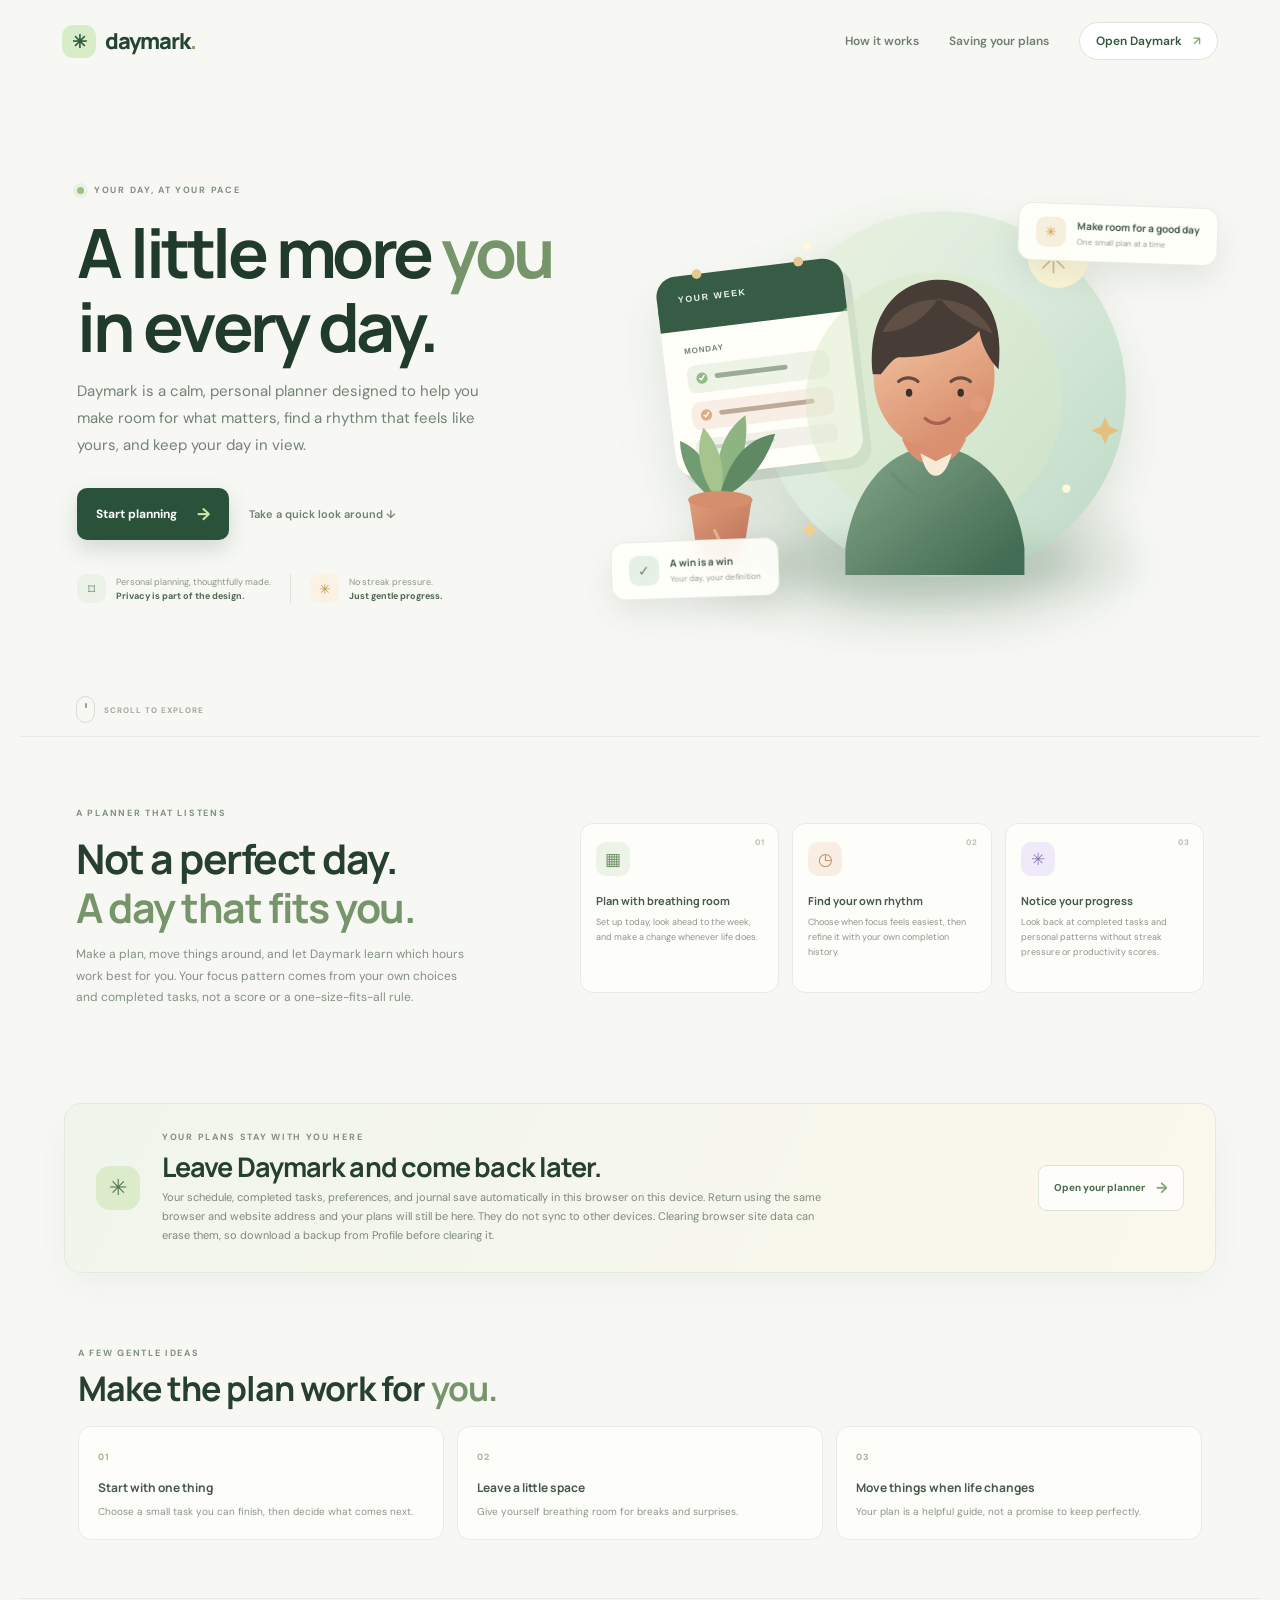
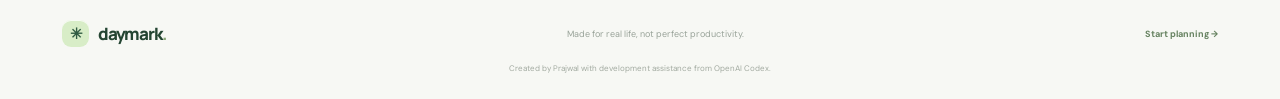
<file: index.html>
<!doctype html>
<html lang="en">
<head>
  <meta charset="utf-8">
  <meta name="viewport" content="width=device-width, initial-scale=1">
  <meta name="theme-color" content="#f7f8f4">
  <meta name="description" content="Daymark helps you plan your tasks, protect your focus, and notice your progress at your own pace.">
  <link rel="manifest" href="manifest.webmanifest">
  <link rel="icon" href="daymark-icon.svg" type="image/svg+xml">
  <link rel="apple-touch-icon" href="daymark-icon-192.png">
  <link rel="preconnect" href="https://fonts.googleapis.com">
  <link rel="preconnect" href="https://fonts.gstatic.com" crossorigin>
  <link href="https://fonts.googleapis.com/css2?family=DM+Sans:wght@400;500;600;700&family=Manrope:wght@400;500;600;700;800&display=swap" rel="stylesheet">
  <link rel="stylesheet" href="styles.css">
  <title>Daymark — make room for what matters</title>
</head>
<body class="landing-page">
  <header class="landing-header">
    <a class="landing-brand" href="index.html" aria-label="Daymark home"><span class="landing-brand-mark">✳</span>daymark<span>.</span></a>
    <nav aria-label="Welcome navigation"><a class="landing-nav-link" href="#how-it-works">How it works</a><a class="landing-nav-link" href="#saving">Saving your plans</a><a class="landing-signin" href="dashboard.html">Open Daymark <span>↗</span></a></nav>
  </header>
  <main>
    <section class="landing-hero" aria-labelledby="hero-title">
      <div class="landing-copy">
        <div class="landing-eyebrow"><span></span> YOUR DAY, AT YOUR PACE</div>
        <h1 id="hero-title">A little more <em>you</em> in every day.</h1>
        <p class="landing-intro">Daymark is a calm, personal planner designed to help you make room for what matters, find a rhythm that feels like yours, and keep your day in view.</p>
        <div class="landing-actions"><a class="landing-primary" href="dashboard.html">Start planning <span>→</span></a><a class="landing-secondary" href="#how-it-works">Take a quick look around ↓</a></div>
        <div class="landing-trust"><span class="trust-lock">⌑</span><span>Personal planning, thoughtfully made.<br><strong>Privacy is part of the design.</strong></span><i></i><span class="trust-spark">✳</span><span>No streak pressure.<br><strong>Just gentle progress.</strong></span></div>
      </div>
      <div class="landing-art-wrap" aria-label="Daymark planner illustration" role="img">
        <span class="art-glow"></span>
        <img class="landing-art" src="daymark-scene.svg" alt="A friendly illustrated planner companion surrounded by a calendar, completed tasks, and a growing plant">
        <div class="floating-note floating-note-top"><span class="floating-spark">✳</span><span><strong>Make room for a good day</strong><small>One small plan at a time</small></span></div>
        <div class="floating-note floating-note-bottom"><span class="floating-check">✓</span><span><strong>A win is a win</strong><small>Your day, your definition</small></span></div>
      </div>
      <div class="landing-scroll-mark" aria-hidden="true"><span></span> SCROLL TO EXPLORE</div>
    </section>
    <section class="landing-how" id="how-it-works" aria-labelledby="how-title">
      <div><div class="landing-eyebrow">A PLANNER THAT LISTENS</div><h2 id="how-title">Not a perfect day.<br><em>A day that fits you.</em></h2><p>Make a plan, move things around, and let Daymark learn which hours work best for you. Your focus pattern comes from your own choices and completed tasks, not a score or a one-size-fits-all rule.</p></div>
      <div class="landing-feature-grid">
        <article><span class="feature-number">01</span><span class="feature-symbol">▦</span><h3>Plan with breathing room</h3><p>Set up today, look ahead to the week, and make a change whenever life does.</p></article>
        <article><span class="feature-number">02</span><span class="feature-symbol">◷</span><h3>Find your own rhythm</h3><p>Choose when focus feels easiest, then refine it with your own completion history.</p></article>
        <article><span class="feature-number">03</span><span class="feature-symbol">✳</span><h3>Notice your progress</h3><p>Look back at completed tasks and personal patterns without streak pressure or productivity scores.</p></article>
      </div>
    </section>
    <section class="landing-access" id="saving" aria-labelledby="access-title">
      <div class="landing-access-mark" aria-hidden="true">✳</div>
      <div class="landing-access-copy">
        <div class="landing-eyebrow">YOUR PLANS STAY WITH YOU HERE</div>
        <h2 id="access-title">Leave Daymark and come back later.</h2>
        <p>Your schedule, completed tasks, preferences, and journal save automatically in this browser on this device. Return using the same browser and website address and your plans will still be here. They do not sync to other devices. Clearing browser site data can erase them, so download a backup from Profile before clearing it.</p>
      </div>
      <a class="landing-access-link" href="dashboard.html">Open your planner <span>→</span></a>
    </section>
    <section class="landing-tips" aria-labelledby="tips-title">
      <div class="landing-eyebrow">A FEW GENTLE IDEAS</div><h2 id="tips-title">Make the plan work for <em>you.</em></h2>
      <div class="landing-tip-grid"><article><strong>01</strong><h3>Start with one thing</h3><p>Choose a small task you can finish, then decide what comes next.</p></article><article><strong>02</strong><h3>Leave a little space</h3><p>Give yourself breathing room for breaks and surprises.</p></article><article><strong>03</strong><h3>Move things when life changes</h3><p>Your plan is a helpful guide, not a promise to keep perfectly.</p></article></div>
    </section>
  </main>
  <footer class="landing-footer"><a class="landing-brand" href="index.html" aria-label="Daymark home"><span class="landing-brand-mark">✳</span>daymark<span>.</span></a><span>Made for real life, not perfect productivity.</span><a href="dashboard.html">Start planning <span>→</span></a><small>Created by Prajwal with development assistance from OpenAI Codex.</small></footer>
</body>
</html>
</file>
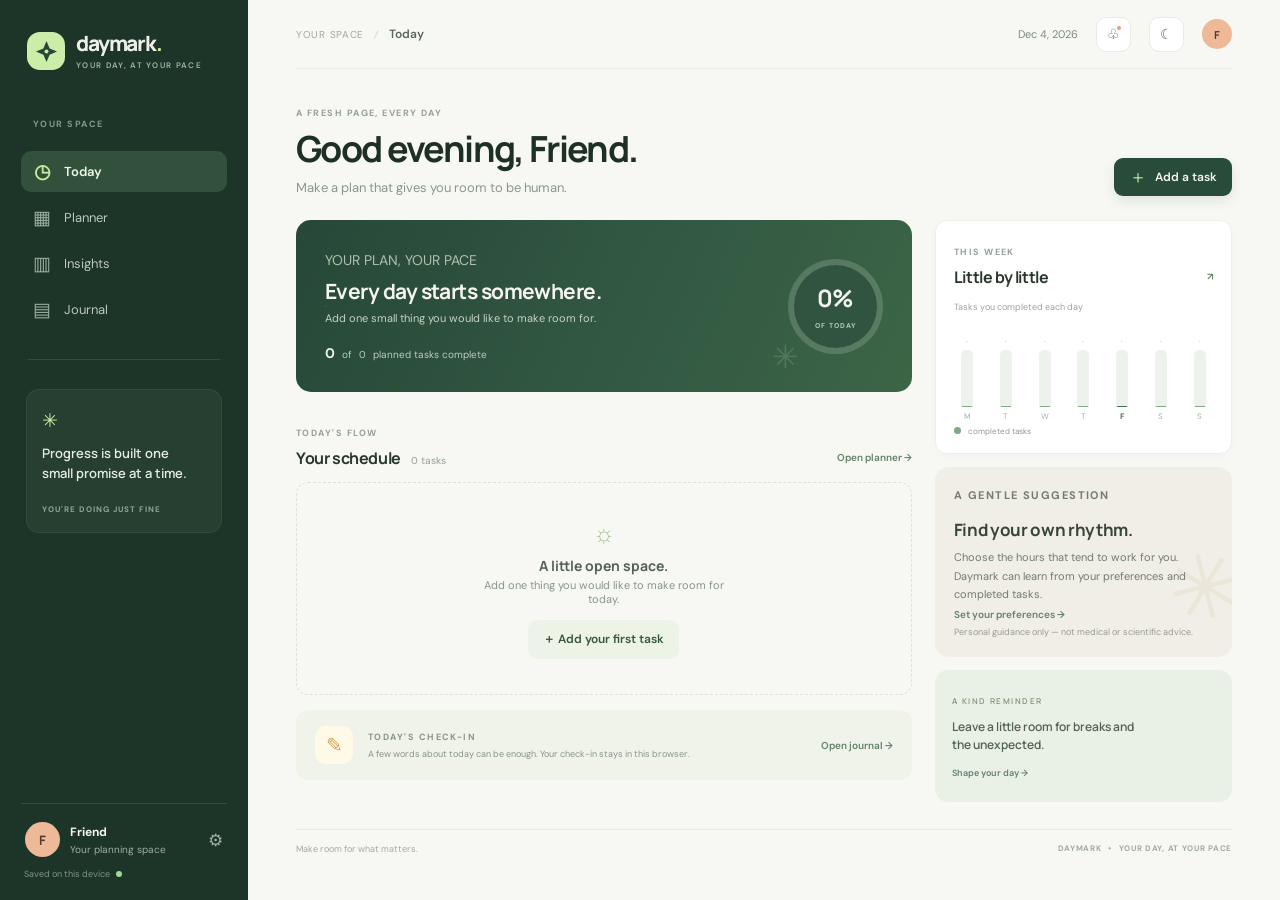
<file: dashboard.html>
<!doctype html>
<html lang="en"><head><meta charset="utf-8"><meta name="viewport" content="width=device-width, initial-scale=1"><meta name="theme-color" content="#234737"><meta name="description" content="Your Daymark plan for today."><title>Today — Daymark</title><link rel="manifest" href="manifest.webmanifest"><link rel="icon" href="daymark-icon.svg" type="image/svg+xml"><link rel="apple-touch-icon" href="daymark-icon-192.png"><link rel="preconnect" href="https://fonts.googleapis.com"><link rel="preconnect" href="https://fonts.gstatic.com" crossorigin><link href="https://fonts.googleapis.com/css2?family=DM+Sans:wght@400;500;600;700&family=Manrope:wght@400;500;600;700;800&display=swap" rel="stylesheet"><link rel="stylesheet" href="styles.css"><script src="client.js" defer></script><script src="app.js" defer></script><script src="pages.js" defer></script></head>
<body data-page="dashboard"><div class="app-shell">
<aside class="sidebar"><a class="brand" href="dashboard.html"><span class="brand-mark"><svg viewBox="0 0 64 64" aria-hidden="true"><path d="M32 5 40 24l19 8-19 8-8 19-8-19-19-8 19-8z"/><circle cx="32" cy="32" r="5"/></svg></span><span class="brand-name">daymark<span class="brand-dot">.</span><small>YOUR DAY, AT YOUR PACE</small></span></a><p class="nav-label">YOUR SPACE</p><nav class="primary-nav" aria-label="Main navigation"><a class="nav-link active" aria-current="page" href="dashboard.html#today"><span class="nav-icon">◷</span>Today</a><a class="nav-link" href="planner.html"><span class="nav-icon">▦</span>Planner</a><a class="nav-link" href="insights.html"><span class="nav-icon">▥</span>Insights</a><a class="nav-link" href="journal.html"><span class="nav-icon">▤</span>Journal</a></nav><div class="sidebar-divider"></div><div class="sidebar-note"><span class="note-spark">✳</span><p>Progress is built one small promise at a time.</p><span class="note-caption">YOU'RE DOING JUST FINE</span></div><div class="sidebar-bottom"><a class="avatar-row profile-link" href="profile.html"><span class="avatar" data-profile-initial>F</span><span><strong data-profile-name>Friend</strong><small>Your planning space</small></span><span class="private-lock" aria-hidden="true">⚙</span></a><p class="storage-note">Saved on this device <i class="local-dot"></i></p></div></aside>
<main class="main-content"><header class="topbar"><div class="breadcrumb"><span>YOUR SPACE</span><i class="crumb-slash">/</i><strong>Today</strong></div><div class="topbar-actions"><time class="top-date" data-today-date></time><button class="icon-button" data-notification-button aria-label="Enable browser reminders" title="Enable reminders">♧<i class="notification-dot"></i></button><button class="icon-button" data-theme-toggle aria-label="Switch to dark appearance" title="Switch appearance">☾</button><a class="profile-avatar-link" href="profile.html" aria-label="Open profile"><span class="avatar avatar-small" data-profile-initial>F</span></a></div></header>
<section class="view" id="today"><div class="page-heading"><div><p class="eyebrow">A FRESH PAGE, EVERY DAY</p><h1 data-greeting>Today can take shape.</h1><p class="page-subtitle">Make a plan that gives you room to be human.</p></div><button class="button button-primary" data-open-task><span class="plus">＋</span> Add a task</button></div>
<div class="today-grid"><div class="main-column"><section class="welcome-card"><div class="welcome-copy"><span class="eyebrow-light">YOUR PLAN, YOUR PACE</span><h2 data-welcome-title>Every small step counts.</h2><p data-progress-caption>Your progress is yours to define.</p><div class="progress-numbers"><strong data-done-count>0</strong> of <span data-total-count>0</span> planned tasks complete</div></div><div class="progress-ring" data-progress-ring><div><strong data-progress-number>0%</strong><span>OF TODAY</span></div></div><span class="welcome-orb"></span><span class="welcome-star">✳</span></section>
<section class="section-block"><div class="section-heading"><div><p class="eyebrow">TODAY'S FLOW</p><h2>Your schedule <span class="quiet-count" data-task-count>0 tasks</span></h2></div><a class="text-button" href="planner.html">Open planner →</a></div><div data-today-tasks></div><div class="empty-state" data-empty-today><span>☼</span><strong>A little open space.</strong><p>Add one thing you would like to make room for today.</p><button class="button button-secondary" data-open-task>＋ Add your first task</button></div></section>
<section class="reflection-card"><span class="reflection-icon">✎</span><div><p class="eyebrow">TODAY'S CHECK-IN</p><h2 data-today-reflection-mood>Give yourself a moment.</h2><p data-today-reflection-text>A few words about today can be enough. Your check-in stays in this browser.</p></div><a class="text-button" href="journal.html">Open journal →</a></section></div>
<aside class="right-column"><section class="mini-chart-card"><div class="section-heading"><div><p class="eyebrow">THIS WEEK</p><h2>Little by little</h2></div><a href="insights.html" class="text-button" aria-label="Open insights">↗</a></div><p class="mini-chart-meta">Tasks you completed each day</p><div class="bar-chart" data-mini-bars aria-label="Weekly completed task chart"></div><p class="chart-key"><i class="legend-dot"></i> completed tasks</p></section><section class="guide-card"><span class="guide-decoration">✳</span><p class="eyebrow">A GENTLE SUGGESTION</p><h2 data-suggestion-title>Find your own rhythm.</h2><p data-suggestion-copy>Choose hours that tend to work for you. Daymark can learn from your preferences and your own completed tasks.</p><a class="text-button" href="profile.html">Set your preferences →</a><span class="guide-foot">Personal guidance only — not medical or scientific advice.</span></section><section class="tip-card"><p class="eyebrow">A KIND REMINDER</p><p>Leave a little room for breaks and the unexpected.</p><a class="text-button" href="planner.html">Shape your day →</a></section></aside></div></section>
<footer class="page-footer"><span>Make room for what matters.</span><span>DAYMARK <i>•</i> YOUR DAY, AT YOUR PACE</span></footer></main></div>
<dialog class="task-dialog" data-task-dialog aria-labelledby="task-dialog-title"><form data-task-form><div class="dialog-head"><div><p class="eyebrow">MAKE SPACE FOR IT</p><h2 id="task-dialog-title">Add to your day</h2></div><button type="button" class="dialog-close" data-close-task aria-label="Close task form">×</button></div><label class="field-label" for="task-title">What would you like to do?</label><input class="text-input" id="task-title" name="title" maxlength="120" placeholder="e.g. Work on my portfolio" required><div class="form-row"><div><label class="field-label" for="task-date">Date</label><input class="text-input" id="task-date" name="date" type="date" required></div><div><span class="field-label">Time (12-hour)</span><div class="time-input-row"><input class="text-input" name="hour" type="number" min="1" max="12" value="3" aria-label="Hour" required><span>:</span><input class="text-input" name="minute" type="number" min="0" max="59" value="00" aria-label="Minute" required><select class="text-input" name="period" aria-label="AM or PM"><option>AM</option><option selected>PM</option></select></div></div></div><div class="form-row"><div><label class="field-label" for="task-category">Area of life</label><input class="text-input" id="task-category" name="category" list="task-categories" value="Study" maxlength="40" placeholder="Type or choose an area"><datalist id="task-categories"><option>Personal</option><option>Physical</option><option>Work</option><option>Study</option><option>Portfolio</option><option>Wellbeing</option><option>Other</option></datalist></div><div><label class="field-label" for="task-duration">Time to set aside</label><input class="text-input" id="task-duration" name="duration" type="number" min="5" max="720" step="5" value="45"></div></div><label class="field-label" for="task-kind">Special date (optional)</label><select class="text-input" id="task-kind" name="kind"><option value="task">Regular task</option><option value="holiday">Holiday or important day</option><option value="birthday">Birthday reminder</option></select><div id="holiday-fields" class="special-fields" hidden><label class="field-label" for="holiday-name">Holiday or important day name</label><input class="text-input" id="holiday-name" name="holiday_name" placeholder="e.g. Family holiday"></div><div id="birthday-fields" class="birthday-card" hidden><div class="birthday-card-heading">🎂 Birthday card</div><label class="field-label" for="birthday-name">Who has a birthday?</label><input class="text-input" id="birthday-name" name="birthday_name" placeholder="Person's name"><label class="reminder-choice birthday-wished"><input id="birthday-wished" name="wished" type="checkbox"><span class="reminder-checkbox"></span><span><strong>I wished them</strong><small>You can update this later from the plan.</small></span></label></div><label class="reminder-choice"><input name="reminder" type="checkbox"><span class="reminder-checkbox"></span><span><strong>Remind me at this time</strong><small>Alerts appear while Daymark is open. Browser permission is needed for system notifications.</small></span></label><p class="field-hint">Your tasks save automatically in this browser on this device.</p><div class="form-error" data-task-error role="alert" hidden></div><div class="dialog-actions"><button type="button" class="button button-quiet" data-close-task>Cancel</button><button type="submit" class="button button-primary">Save plan <span class="plus">→</span></button></div></form></dialog><div class="toast-region" data-toast-region role="status" aria-live="polite"></div></body></html>
</file>
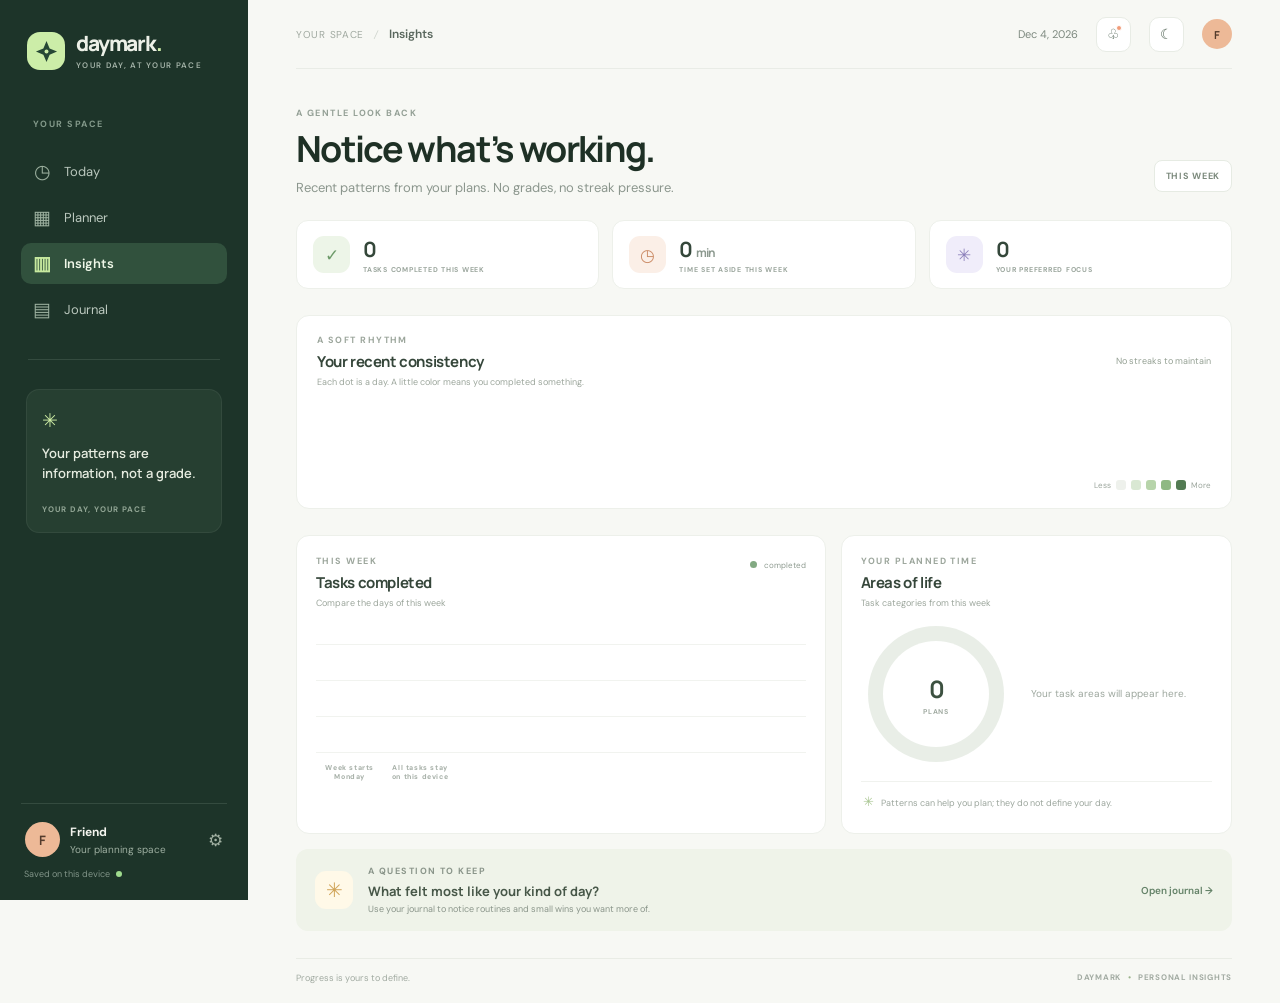
<file: insights.html>
<!doctype html><html lang="en"><head><meta charset="utf-8"><meta name="viewport" content="width=device-width, initial-scale=1"><meta name="theme-color" content="#234737"><title>Insights — Daymark</title><link rel="manifest" href="manifest.webmanifest"><link rel="icon" href="daymark-icon.svg" type="image/svg+xml"><link rel="apple-touch-icon" href="daymark-icon-192.png"><link rel="preconnect" href="https://fonts.googleapis.com"><link rel="preconnect" href="https://fonts.gstatic.com" crossorigin><link href="https://fonts.googleapis.com/css2?family=DM+Sans:wght@400;500;600;700&family=Manrope:wght@400;500;600;700;800&display=swap" rel="stylesheet"><link rel="stylesheet" href="styles.css"><script src="client.js" defer></script><script src="app.js" defer></script><script src="pages.js" defer></script></head>
<body data-page="insights"><div class="app-shell"><aside class="sidebar"><a class="brand" href="dashboard.html"><span class="brand-mark"><svg viewBox="0 0 64 64" aria-hidden="true"><path d="M32 5 40 24l19 8-19 8-8 19-8-19-19-8 19-8z"/><circle cx="32" cy="32" r="5"/></svg></span><span class="brand-name">daymark<span class="brand-dot">.</span><small>YOUR DAY, AT YOUR PACE</small></span></a><p class="nav-label">YOUR SPACE</p><nav class="primary-nav" aria-label="Main navigation"><a class="nav-link" href="dashboard.html#today"><span class="nav-icon">◷</span>Today</a><a class="nav-link" href="planner.html"><span class="nav-icon">▦</span>Planner</a><a class="nav-link active" aria-current="page" href="insights.html"><span class="nav-icon">▥</span>Insights</a><a class="nav-link" href="journal.html"><span class="nav-icon">▤</span>Journal</a></nav><div class="sidebar-divider"></div><div class="sidebar-note"><span class="note-spark">✳</span><p>Your patterns are information, not a grade.</p><span class="note-caption">YOUR DAY, YOUR PACE</span></div><div class="sidebar-bottom"><a class="avatar-row profile-link" href="profile.html"><span class="avatar" data-profile-initial>F</span><span><strong data-profile-name>Friend</strong><small>Your planning space</small></span><span class="private-lock">⚙</span></a><p class="storage-note">Saved on this device <i class="local-dot"></i></p></div></aside>
<main class="main-content"><header class="topbar"><div class="breadcrumb"><span>YOUR SPACE</span><i class="crumb-slash">/</i><strong>Insights</strong></div><div class="topbar-actions"><time class="top-date" data-today-date></time><button class="icon-button" data-notification-button aria-label="Enable browser reminders">♧<i class="notification-dot"></i></button><button class="icon-button" data-theme-toggle aria-label="Switch appearance">☾</button><a class="profile-avatar-link" href="profile.html" aria-label="Open profile"><span class="avatar avatar-small" data-profile-initial>F</span></a></div></header>
<section class="view"><div class="page-heading"><div><p class="eyebrow">A GENTLE LOOK BACK</p><h1>Notice what’s working.</h1><p class="page-subtitle">Recent patterns from your plans. No grades, no streak pressure.</p></div><span class="insights-period" data-insight-period>THIS WEEK</span></div>
<div class="insight-stats"><article class="insight-stat"><span class="stat-icon stat-mint">✓</span><strong data-summary-done>0</strong><small>TASKS COMPLETED THIS WEEK</small></article><article class="insight-stat"><span class="stat-icon stat-peach">◷</span><strong data-summary-minutes>0 <span>min</span></strong><small>TIME SET ASIDE THIS WEEK</small></article><article class="insight-stat"><span class="stat-icon stat-lilac">✳</span><strong data-summary-focus>0</strong><small>YOUR PREFERRED FOCUS</small></article></div>
<section class="section-block consistency-card"><div class="chart-card-heading"><div><p class="eyebrow">A SOFT RHYTHM</p><h2>Your recent consistency</h2><p>Each dot is a day. A little color means you completed something.</p></div><span class="consistency-note">No streaks to maintain</span></div><div class="consistency-grid" data-consistency-grid aria-label="Completed task activity over the last 28 days"></div><div class="consistency-legend"><span>Less</span><i class="level-0"></i><i class="level-1"></i><i class="level-2"></i><i class="level-3"></i><i class="level-4"></i><span>More</span></div></section>
<div class="charts-grid section-block"><section class="chart-card"><div class="chart-card-heading"><div><p class="eyebrow">THIS WEEK</p><h2>Tasks completed</h2><p>Compare the days of this week</p></div><span class="chart-key"><i class="legend-dot"></i> completed</span></div><div class="large-bar-chart" data-week-chart aria-label="Bar chart of tasks completed this week"></div><div class="chart-axis-labels"><span>Week starts Monday</span><span>All tasks stay on this device</span></div></section><section class="chart-card"><div class="chart-card-heading"><div><p class="eyebrow">YOUR PLANNED TIME</p><h2>Areas of life</h2><p>Task categories from this week</p></div></div><div class="pie-layout"><div class="pie-wrap"><div class="pie-chart" data-category-pie><span class="pie-center"><strong data-pie-total>0</strong><small>PLANS</small></span></div></div><div class="pie-legend" data-pie-legend><p class="journal-empty">Your task areas will appear here.</p></div></div><p class="pie-footnote"><span>✳</span> Patterns can help you plan; they do not define your day.</p></section></div>
<section class="reflection-card"><span class="reflection-icon">✳</span><div><p class="eyebrow">A QUESTION TO KEEP</p><h2>What felt most like your kind of day?</h2><p>Use your journal to notice routines and small wins you want more of.</p></div><a class="text-button" href="journal.html">Open journal →</a></section></section>
<footer class="page-footer"><span>Progress is yours to define.</span><span>DAYMARK <i>•</i> PERSONAL INSIGHTS</span></footer></main></div><div class="toast-region" data-toast-region role="status" aria-live="polite"></div></body></html>
</file>
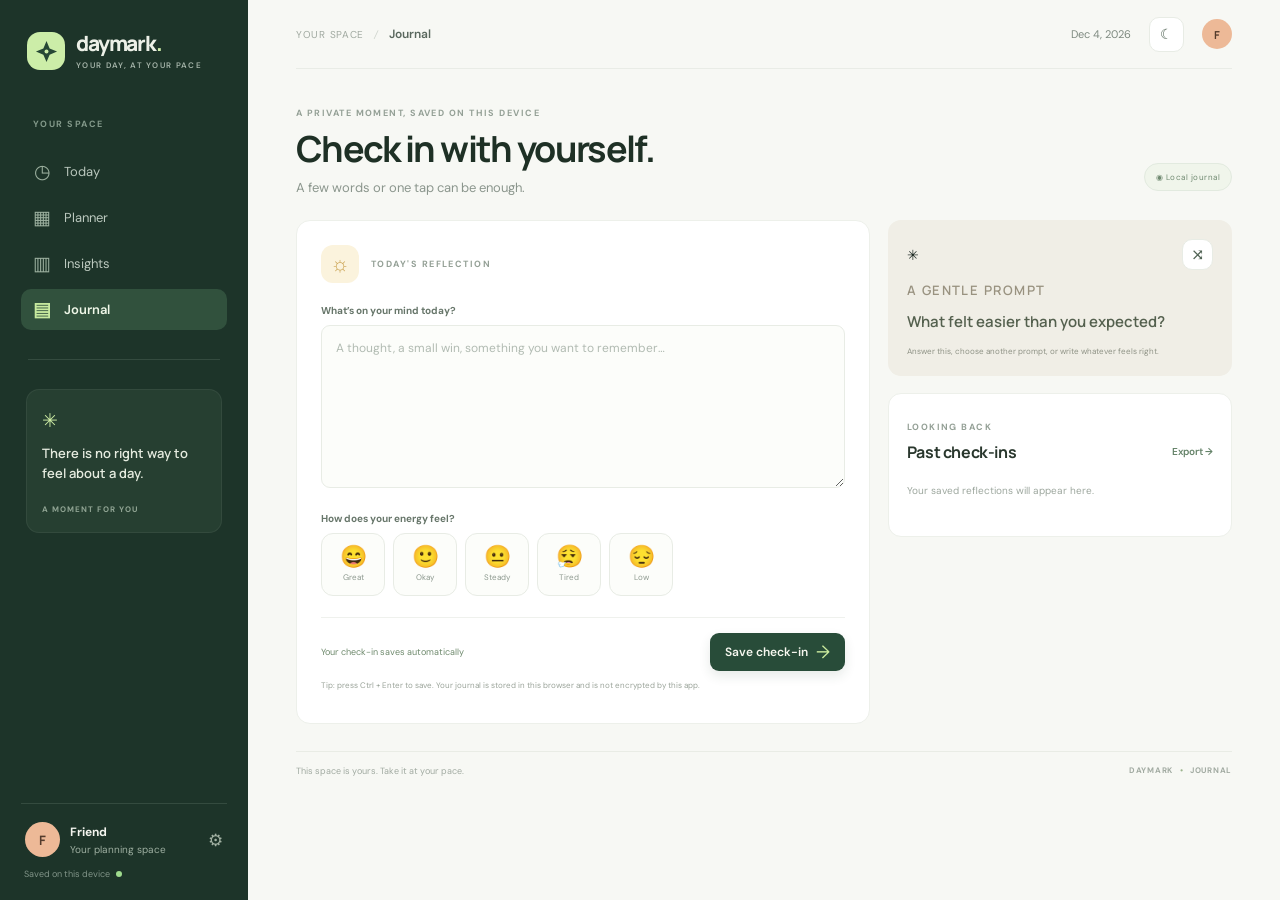
<file: journal.html>
<!doctype html><html lang="en"><head><meta charset="utf-8"><meta name="viewport" content="width=device-width, initial-scale=1"><meta name="theme-color" content="#234737"><title>Journal — Daymark</title><link rel="manifest" href="manifest.webmanifest"><link rel="icon" href="daymark-icon.svg" type="image/svg+xml"><link rel="apple-touch-icon" href="daymark-icon-192.png"><link rel="preconnect" href="https://fonts.googleapis.com"><link rel="preconnect" href="https://fonts.gstatic.com" crossorigin><link href="https://fonts.googleapis.com/css2?family=DM+Sans:wght@400;500;600;700&family=Manrope:wght@400;500;600;700;800&display=swap" rel="stylesheet"><link rel="stylesheet" href="styles.css"><script src="client.js" defer></script><script src="app.js" defer></script><script src="pages.js" defer></script></head>
<body data-page="journal"><div class="app-shell"><aside class="sidebar"><a class="brand" href="dashboard.html"><span class="brand-mark"><svg viewBox="0 0 64 64" aria-hidden="true"><path d="M32 5 40 24l19 8-19 8-8 19-8-19-19-8 19-8z"/><circle cx="32" cy="32" r="5"/></svg></span><span class="brand-name">daymark<span class="brand-dot">.</span><small>YOUR DAY, AT YOUR PACE</small></span></a><p class="nav-label">YOUR SPACE</p><nav class="primary-nav" aria-label="Main navigation"><a class="nav-link" href="dashboard.html#today"><span class="nav-icon">◷</span>Today</a><a class="nav-link" href="planner.html"><span class="nav-icon">▦</span>Planner</a><a class="nav-link" href="insights.html"><span class="nav-icon">▥</span>Insights</a><a class="nav-link active" aria-current="page" href="journal.html"><span class="nav-icon">▤</span>Journal</a></nav><div class="sidebar-divider"></div><div class="sidebar-note"><span class="note-spark">✳</span><p>There is no right way to feel about a day.</p><span class="note-caption">A MOMENT FOR YOU</span></div><div class="sidebar-bottom"><a class="avatar-row profile-link" href="profile.html"><span class="avatar" data-profile-initial>F</span><span><strong data-profile-name>Friend</strong><small>Your planning space</small></span><span class="private-lock">⚙</span></a><p class="storage-note">Saved on this device <i class="local-dot"></i></p></div></aside>
<main class="main-content"><header class="topbar"><div class="breadcrumb"><span>YOUR SPACE</span><i class="crumb-slash">/</i><strong>Journal</strong></div><div class="topbar-actions"><time class="top-date" data-today-date></time><button class="icon-button" data-theme-toggle aria-label="Switch appearance">☾</button><a class="profile-avatar-link" href="profile.html" aria-label="Open profile"><span class="avatar avatar-small" data-profile-initial>F</span></a></div></header>
<section class="view"><div class="page-heading"><div><p class="eyebrow">A PRIVATE MOMENT, SAVED ON THIS DEVICE</p><h1>Check in with yourself.</h1><p class="page-subtitle">A few words or one tap can be enough.</p></div><span class="private-badge">◉ Local journal</span></div>
<div class="journal-layout"><section class="journal-form-card"><div class="journal-form-head"><span class="journal-sun">☼</span><div><p class="eyebrow">TODAY'S REFLECTION</p><h2 data-journal-date></h2></div></div><form data-journal-form><label class="field-label" for="journal-text">What’s on your mind today?</label><textarea id="journal-text" name="text" data-journal-text maxlength="5000" rows="7" placeholder="A thought, a small win, something you want to remember…"></textarea><fieldset class="energy-field"><legend class="field-label">How does your energy feel?</legend><input type="hidden" name="mood" value=""><div class="mood-buttons" role="group" aria-label="Choose today's mood"><button type="button" class="mood-button" data-mood="😄 Great" aria-pressed="false"><span>😄</span><small>Great</small></button><button type="button" class="mood-button" data-mood="🙂 Okay" aria-pressed="false"><span>🙂</span><small>Okay</small></button><button type="button" class="mood-button" data-mood="😐 Steady" aria-pressed="false"><span>😐</span><small>Steady</small></button><button type="button" class="mood-button" data-mood="😮‍💨 Tired" aria-pressed="false"><span>😮‍💨</span><small>Tired</small></button><button type="button" class="mood-button" data-mood="😔 Low" aria-pressed="false"><span>😔</span><small>Low</small></button></div></fieldset><div class="journal-form-footer"><span data-journal-status role="status" aria-live="polite">Your check-in saves automatically</span><button type="submit" class="button button-primary">Save check-in <span class="plus">→</span></button></div><p class="field-hint">Tip: press Ctrl + Enter to save. Your journal is stored in this browser and is not encrypted by this app.</p></form></section>
<aside class="journal-aside"><section class="journal-prompt"><div class="prompt-head"><span>✳</span><button type="button" class="square-button shuffle-button" data-shuffle-prompt aria-label="Show another journal prompt" title="Shuffle prompt">⤨</button></div><p class="eyebrow">A GENTLE PROMPT</p><p class="prompt-question" data-prompt-text>What felt easier than you expected?</p><small>Answer this, choose another prompt, or write whatever feels right.</small></section><section class="journal-history"><div class="section-heading"><div><p class="eyebrow">LOOKING BACK</p><h2>Past check-ins</h2></div><a class="text-button" href="profile.html">Export →</a></div><div data-journal-history></div><p class="journal-empty" data-journal-empty>Your saved reflections will appear here.</p></section></aside></div></section>
<footer class="page-footer"><span>This space is yours. Take it at your pace.</span><span>DAYMARK <i>•</i> JOURNAL</span></footer></main></div><div class="toast-region" data-toast-region role="status" aria-live="polite"></div></body></html>
</file>
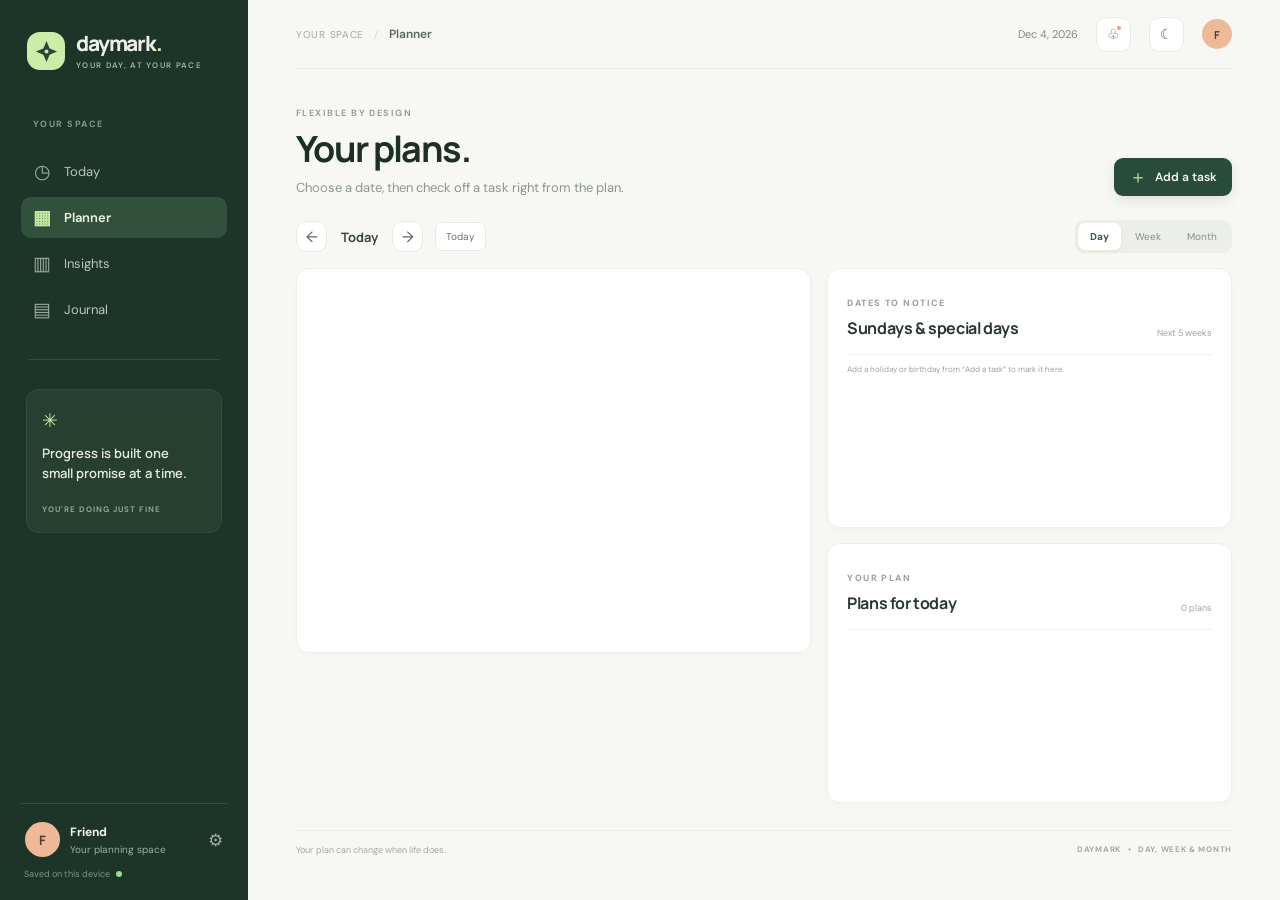
<file: planner.html>
<!doctype html><html lang="en"><head><meta charset="utf-8"><meta name="viewport" content="width=device-width, initial-scale=1"><meta name="theme-color" content="#234737"><title>Planner — Daymark</title><link rel="manifest" href="manifest.webmanifest"><link rel="icon" href="daymark-icon.svg" type="image/svg+xml"><link rel="apple-touch-icon" href="daymark-icon-192.png"><link rel="preconnect" href="https://fonts.googleapis.com"><link rel="preconnect" href="https://fonts.gstatic.com" crossorigin><link href="https://fonts.googleapis.com/css2?family=DM+Sans:wght@400;500;600;700&family=Manrope:wght@400;500;600;700;800&display=swap" rel="stylesheet"><link rel="stylesheet" href="styles.css"><script src="client.js" defer></script><script src="app.js" defer></script><script src="pages.js" defer></script></head>
<body data-page="planner"><div class="app-shell"><aside class="sidebar"><a class="brand" href="dashboard.html"><span class="brand-mark"><svg viewBox="0 0 64 64" aria-hidden="true"><path d="M32 5 40 24l19 8-19 8-8 19-8-19-19-8 19-8z"/><circle cx="32" cy="32" r="5"/></svg></span><span class="brand-name">daymark<span class="brand-dot">.</span><small>YOUR DAY, AT YOUR PACE</small></span></a><p class="nav-label">YOUR SPACE</p><nav class="primary-nav" aria-label="Main navigation"><a class="nav-link" href="dashboard.html#today"><span class="nav-icon">◷</span>Today</a><a class="nav-link active" aria-current="page" href="planner.html"><span class="nav-icon">▦</span>Planner</a><a class="nav-link" href="insights.html"><span class="nav-icon">▥</span>Insights</a><a class="nav-link" href="journal.html"><span class="nav-icon">▤</span>Journal</a></nav><div class="sidebar-divider"></div><div class="sidebar-note"><span class="note-spark">✳</span><p>Progress is built one small promise at a time.</p><span class="note-caption">YOU'RE DOING JUST FINE</span></div><div class="sidebar-bottom"><a class="avatar-row profile-link" href="profile.html"><span class="avatar" data-profile-initial>F</span><span><strong data-profile-name>Friend</strong><small>Your planning space</small></span><span class="private-lock">⚙</span></a><p class="storage-note">Saved on this device <i class="local-dot"></i></p></div></aside>
<main class="main-content"><header class="topbar"><div class="breadcrumb"><span>YOUR SPACE</span><i class="crumb-slash">/</i><strong>Planner</strong></div><div class="topbar-actions"><time class="top-date" data-today-date></time><button class="icon-button" data-notification-button aria-label="Enable browser reminders">♧<i class="notification-dot"></i></button><button class="icon-button" data-theme-toggle aria-label="Switch appearance">☾</button><a class="profile-avatar-link" href="profile.html" aria-label="Open profile"><span class="avatar avatar-small" data-profile-initial>F</span></a></div></header>
<section class="view"><div class="page-heading"><div><p class="eyebrow">FLEXIBLE BY DESIGN</p><h1>Your plans.</h1><p class="page-subtitle">Choose a date, then check off a task right from the plan.</p></div><button class="button button-primary" data-open-task><span class="plus">＋</span> Add a task</button></div>
<div class="planner-toolbar"><div class="date-controls"><button class="square-button" type="button" data-date-shift="-1" aria-label="Previous period">←</button><button class="date-title" type="button" data-planner-title>Today</button><button class="square-button" type="button" data-date-shift="1" aria-label="Next period">→</button><button class="today-button" type="button" data-jump-today>Today</button></div><div class="view-toggle" role="group" aria-label="Choose calendar view"><button class="toggle-button active" type="button" data-calendar-view="day" aria-pressed="true">Day</button><button class="toggle-button" type="button" data-calendar-view="week" aria-pressed="false">Week</button><button class="toggle-button" type="button" data-calendar-view="month" aria-pressed="false">Month</button></div></div>
<div class="planner-layout"><section class="calendar-card" data-calendar-panel aria-label="Selected calendar view"></section><div class="planner-side-column"><section class="planner-list-card key-dates-card"><div class="planner-list-heading"><div><p class="eyebrow">DATES TO NOTICE</p><h2>Sundays &amp; special days</h2></div><span class="planner-task-total">Next 5 weeks</span></div><div class="important-dates-list" data-important-dates></div><p class="field-hint">Add a holiday or birthday from “Add a task” to mark it here.</p></section><section class="planner-list-card"><div class="planner-list-heading"><div><p class="eyebrow">YOUR PLAN</p><h2 data-plan-list-title>Plans for today</h2></div><span class="planner-task-total" data-plan-count>0 plans</span></div><p class="selected-date-label" data-selected-date></p><div data-planner-tasks></div><div class="empty-state" data-planner-empty hidden><span>☼</span><strong>Nothing planned for this date.</strong><p>Add a task or a special day whenever you’re ready.</p><button class="button button-secondary" data-open-task>＋ Add a task</button></div></section></div></div></section>
<footer class="page-footer"><span>Your plan can change when life does.</span><span>DAYMARK <i>•</i> DAY, WEEK &amp; MONTH</span></footer></main></div>
<dialog class="task-dialog" data-task-dialog aria-labelledby="task-dialog-title"><form data-task-form><div class="dialog-head"><div><p class="eyebrow">MAKE SPACE FOR IT</p><h2 id="task-dialog-title">Add to your day</h2></div><button type="button" class="dialog-close" data-close-task aria-label="Close task form">×</button></div><label class="field-label" for="task-title">What would you like to do?</label><input class="text-input" id="task-title" name="title" maxlength="120" placeholder="e.g. Work on my portfolio" required><div class="form-row"><div><label class="field-label" for="task-date">Date</label><input class="text-input" id="task-date" name="date" type="date" required></div><div><span class="field-label">Time (12-hour)</span><div class="time-input-row"><input class="text-input" name="hour" type="number" min="1" max="12" value="3" aria-label="Hour" required><span>:</span><input class="text-input" name="minute" type="number" min="0" max="59" value="00" aria-label="Minute" required><select class="text-input" name="period" aria-label="AM or PM"><option>AM</option><option selected>PM</option></select></div></div></div><div class="form-row"><div><label class="field-label" for="task-category">Area of life</label><input class="text-input" id="task-category" name="category" list="task-categories" value="Study" maxlength="40" placeholder="Type or choose an area"><datalist id="task-categories"><option>Personal</option><option>Physical</option><option>Work</option><option>Study</option><option>Portfolio</option><option>Wellbeing</option><option>Other</option></datalist></div><div><label class="field-label" for="task-duration">Time to set aside</label><input class="text-input" id="task-duration" name="duration" type="number" min="5" max="720" step="5" value="45"></div></div><label class="field-label" for="task-kind">Special date (optional)</label><select class="text-input" id="task-kind" name="kind"><option value="task">Regular task</option><option value="holiday">Holiday or important day</option><option value="birthday">Birthday reminder</option></select><div id="holiday-fields" class="special-fields" hidden><label class="field-label" for="holiday-name">Holiday or important day name</label><input class="text-input" id="holiday-name" name="holiday_name" placeholder="e.g. Family holiday"></div><div id="birthday-fields" class="birthday-card" hidden><div class="birthday-card-heading">🎂 Birthday card</div><label class="field-label" for="birthday-name">Who has a birthday?</label><input class="text-input" id="birthday-name" name="birthday_name" placeholder="Person's name"><label class="reminder-choice birthday-wished"><input id="birthday-wished" name="wished" type="checkbox"><span class="reminder-checkbox"></span><span><strong>I wished them</strong><small>You can update this later from the plan.</small></span></label></div><label class="reminder-choice"><input name="reminder" type="checkbox"><span class="reminder-checkbox"></span><span><strong>Remind me at this time</strong><small>System notifications require browser permission. Reminders run while Daymark is open.</small></span></label><p class="field-hint">Your plans save automatically on this device.</p><div class="form-error" data-task-error role="alert" hidden></div><div class="dialog-actions"><button type="button" class="button button-quiet" data-close-task>Cancel</button><button type="submit" class="button button-primary">Save plan <span class="plus">→</span></button></div></form></dialog><div class="toast-region" data-toast-region role="status" aria-live="polite"></div></body></html>
</file>
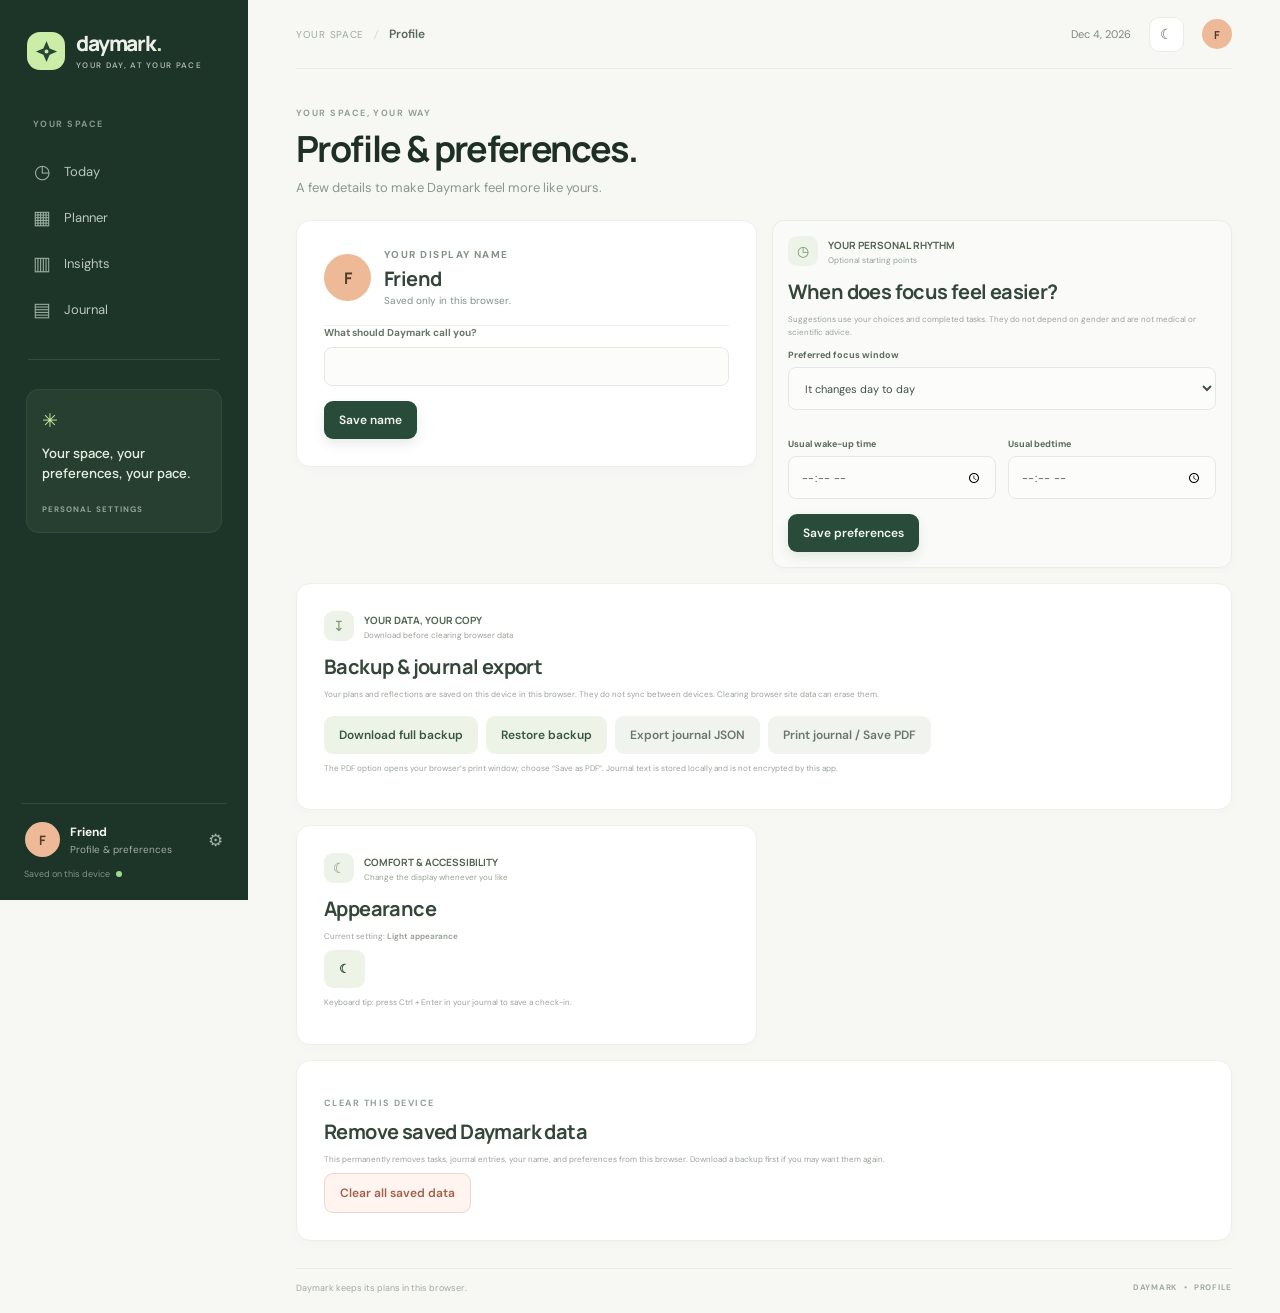
<file: profile.html>
<!doctype html><html lang="en"><head><meta charset="utf-8"><meta name="viewport" content="width=device-width, initial-scale=1"><meta name="theme-color" content="#234737"><title>Profile — Daymark</title><link rel="manifest" href="manifest.webmanifest"><link rel="icon" href="daymark-icon.svg" type="image/svg+xml"><link rel="apple-touch-icon" href="daymark-icon-192.png"><link rel="preconnect" href="https://fonts.googleapis.com"><link rel="preconnect" href="https://fonts.gstatic.com" crossorigin><link href="https://fonts.googleapis.com/css2?family=DM+Sans:wght@400;500;600;700&family=Manrope:wght@400;500;600;700;800&display=swap" rel="stylesheet"><link rel="stylesheet" href="styles.css"><script src="client.js" defer></script><script src="app.js" defer></script><script src="pages.js" defer></script></head>
<body data-page="profile"><div class="app-shell"><aside class="sidebar"><a class="brand" href="dashboard.html"><span class="brand-mark"><svg viewBox="0 0 64 64" aria-hidden="true"><path d="M32 5 40 24l19 8-19 8-8 19-8-19-19-8 19-8z"/><circle cx="32" cy="32" r="5"/></svg></span><span class="brand-name">daymark<span class="brand-dot">.</span><small>YOUR DAY, AT YOUR PACE</small></span></a><p class="nav-label">YOUR SPACE</p><nav class="primary-nav" aria-label="Main navigation"><a class="nav-link" href="dashboard.html#today"><span class="nav-icon">◷</span>Today</a><a class="nav-link" href="planner.html"><span class="nav-icon">▦</span>Planner</a><a class="nav-link" href="insights.html"><span class="nav-icon">▥</span>Insights</a><a class="nav-link" href="journal.html"><span class="nav-icon">▤</span>Journal</a></nav><div class="sidebar-divider"></div><div class="sidebar-note"><span class="note-spark">✳</span><p>Your space, your preferences, your pace.</p><span class="note-caption">PERSONAL SETTINGS</span></div><div class="sidebar-bottom"><a class="avatar-row profile-link" href="profile.html"><span class="avatar" data-profile-initial>F</span><span><strong data-profile-name>Friend</strong><small>Profile &amp; preferences</small></span><span class="private-lock">⚙</span></a><p class="storage-note">Saved on this device <i class="local-dot"></i></p></div></aside>
<main class="main-content"><header class="topbar"><div class="breadcrumb"><span>YOUR SPACE</span><i class="crumb-slash">/</i><strong>Profile</strong></div><div class="topbar-actions"><time class="top-date" data-today-date></time><button class="icon-button" data-theme-toggle aria-label="Switch appearance">☾</button><a class="profile-avatar-link" href="profile.html" aria-label="Open profile"><span class="avatar avatar-small" data-profile-initial>F</span></a></div></header>
<section class="view"><div class="page-heading"><div><p class="eyebrow">YOUR SPACE, YOUR WAY</p><h1>Profile &amp; preferences.</h1><p class="page-subtitle">A few details to make Daymark feel more like yours.</p></div></div><div class="profile-layout">
<section class="profile-card"><div class="profile-card-top"><span class="avatar profile-avatar-large" data-profile-initial>F</span><div><p class="eyebrow">YOUR DISPLAY NAME</p><h2 data-profile-heading>Friend</h2><p>Saved only in this browser.</p></div></div><form data-profile-form><label class="field-label" for="profile-name">What should Daymark call you?</label><input class="text-input" id="profile-name" name="name" maxlength="60" autocomplete="nickname" required><div class="form-error" data-profile-error role="alert" hidden></div><button class="button button-primary" type="submit">Save name</button></form></section>
<section class="profile-card rhythm-settings"><div class="settings-title"><span>◷</span><div><strong>YOUR PERSONAL RHYTHM</strong><small>Optional starting points</small></div></div><h2>When does focus feel easier?</h2><p class="field-hint">Suggestions use your choices and completed tasks. They do not depend on gender and are not medical or scientific advice.</p><form data-preferences-form><label class="field-label" for="focus-window">Preferred focus window</label><select class="text-input" id="focus-window" name="focus_window"><option value="flexible">It changes day to day</option><option value="morning">Earlier in the day</option><option value="midday">Around midday</option><option value="evening">Later in the day</option></select><div class="form-row"><div><label class="field-label" for="wake-time">Usual wake-up time</label><input class="text-input" id="wake-time" name="wake_time" type="time"></div><div><label class="field-label" for="bed-time">Usual bedtime</label><input class="text-input" id="bed-time" name="bed_time" type="time"></div></div><div class="form-error" data-preferences-error role="alert" hidden></div><button class="button button-primary" type="submit">Save preferences</button></form></section>
<section class="profile-card data-export-card"><div class="settings-title"><span>↧</span><div><strong>YOUR DATA, YOUR COPY</strong><small>Download before clearing browser data</small></div></div><h2>Backup &amp; journal export</h2><p class="field-hint">Your plans and reflections are saved on this device in this browser. They do not sync between devices. Clearing browser site data can erase them.</p><div class="profile-export-buttons"><button class="button button-secondary" type="button" data-export-data>Download full backup</button><label class="button button-secondary" for="backup-file">Restore backup</label><input id="backup-file" type="file" accept="application/json,.json" data-import-backup hidden><button class="button button-quiet" type="button" data-export-journal-json>Export journal JSON</button><button class="button button-quiet" type="button" data-export-journal-pdf>Print journal / Save PDF</button></div><p class="field-hint">The PDF option opens your browser’s print window; choose “Save as PDF”. Journal text is stored locally and is not encrypted by this app.</p></section>
<section class="profile-card appearance-card"><div class="settings-title"><span>☾</span><div><strong>COMFORT &amp; ACCESSIBILITY</strong><small>Change the display whenever you like</small></div></div><h2>Appearance</h2><p class="field-hint">Current setting: <strong data-current-theme>Light appearance</strong></p><button type="button" class="button button-secondary" data-theme-toggle>Switch appearance</button><p class="field-hint">Keyboard tip: press Ctrl + Enter in your journal to save a check-in.</p></section>
<section class="profile-card clear-data-card"><p class="eyebrow">CLEAR THIS DEVICE</p><h2>Remove saved Daymark data</h2><p class="field-hint">This permanently removes tasks, journal entries, your name, and preferences from this browser. Download a backup first if you may want them again.</p><button class="button button-danger" type="button" data-clear-data>Clear all saved data</button></section>
</div></section><footer class="page-footer"><span>Daymark keeps its plans in this browser.</span><span>DAYMARK <i>•</i> PROFILE</span></footer></main></div><div class="toast-region" data-toast-region role="status" aria-live="polite"></div></body></html>
</file>
<file: styles.css>
:root{--ink:#19251f;--muted:#839087;--soft:#a5aea5;--paper:#f7f8f4;--white:#fff;--line:#eaede7;--forest:#234737;--forest-2:#315b47;--green:#bfe9be;--lime:#c9ef9c;--coral:#f19876;--lilac:#c9c0ef;--blue:#b6d9dc;--gold:#f3d58d;--shadow:0 14px 38px rgba(36,54,42,.06);font-family:'DM Sans',sans-serif;color:var(--ink);background:var(--paper)}*{box-sizing:border-box}body{margin:0;min-width:320px;background:var(--paper);font-size:14px}button,input,textarea,select{font:inherit}button{cursor:pointer}button:focus-visible,a:focus-visible,input:focus-visible,textarea:focus-visible,select:focus-visible{outline:3px solid #a9d9aa;outline-offset:3px}.app-shell{min-height:100vh}.sidebar{position:fixed;inset:0 auto 0 0;width:248px;padding:31px 21px 20px;background:#1d3429;color:#ecf0e7;display:flex;flex-direction:column;z-index:3}.brand{color:inherit;text-decoration:none;display:flex;align-items:center;gap:11px;padding:1px 6px 39px}.brand-mark{width:38px;height:38px;border-radius:13px;background:#cceda8;display:grid;place-items:center}.brand-mark svg{width:25px;fill:#264735}.brand-mark circle{fill:#cceda8}.brand-name{font-family:Manrope,sans-serif;font-size:21px;font-weight:800;letter-spacing:-1.15px;line-height:1.1}.brand-dot{color:#cfedaa}.brand-name small{display:block;margin-top:5px;font:600 8px 'DM Sans',sans-serif;letter-spacing:1.32px;color:#a4b3a8}.nav-label,.eyebrow{font-size:9px;letter-spacing:1.45px;font-weight:700;color:#9aa69d}.sidebar .nav-label{padding:0 12px 12px;color:#83998a}.primary-nav{display:grid;gap:5px}.nav-link{width:100%;border:0;background:none;color:#bbc8be;text-align:left;padding:11px 12px;display:flex;align-items:center;gap:13px;border-radius:10px;font-size:13px;transition:background .18s,color .18s}.nav-link:hover{background:rgba(255,255,255,.07);color:white}.nav-link.active{background:#31513d;color:#eff7e8;font-weight:600}.nav-icon{font-size:19px;width:18px;line-height:1;color:#9db1a0;text-align:center}.nav-link.active .nav-icon{color:#c7e99f}.nav-count{margin-left:auto;color:#9fb59f;font-size:11px}.sidebar-divider{height:1px;background:rgba(221,234,218,.12);margin:29px 7px 25px}.sidebar-note{margin:4px 5px 0;padding:18px 15px 16px;background:#263f31;border:1px solid rgba(255,255,255,.06);border-radius:13px;position:relative;overflow:hidden}.note-spark{font-size:19px;color:#cdeca4}.sidebar-note p{font:600 13px/1.55 Manrope,sans-serif;color:#e5ebdf;margin:10px 0 15px;max-width:155px}.note-caption{font-size:8px;font-weight:700;letter-spacing:1px;color:#91a594}.sidebar-bottom{margin-top:auto}.avatar-row{display:flex;align-items:center;gap:10px;border-top:1px solid rgba(221,234,218,.12);padding:18px 4px 11px}.avatar{width:35px;height:35px;background:#edb997;border-radius:50%;display:grid;place-items:center;color:#533b2c;font:700 13px Manrope,sans-serif}.avatar-row strong,.avatar-row small{display:block}.avatar-row strong{font-size:12px;color:#f3f4ee}.avatar-row small{font-size:10px;color:#9eafa1;margin-top:3px}.private-lock{margin-left:auto;color:#a2b1a3;font-size:17px}.storage-note{margin:0;padding:0 3px;color:#819488;font-size:9px}.local-dot{display:inline-block;width:6px;height:6px;background:#9fdb8e;border-radius:50%;margin-left:4px}.main-content{margin-left:248px;min-height:100vh;padding:0 48px;max-width:1660px}.topbar{height:69px;display:flex;align-items:center;justify-content:space-between;border-bottom:1px solid #e9ece6}.breadcrumb{display:flex;align-items:center;gap:10px;font-size:10px;color:#a0a9a0;letter-spacing:.7px}.breadcrumb strong{color:#59675d;letter-spacing:0;font-size:12px;font-weight:600}.crumb-slash{color:#ced3cc}.topbar-actions{display:flex;align-items:center;gap:18px}.top-date{font-size:11px;color:#7d897f}.icon-button,.square-button{border:1px solid #e8ece5;background:#fff;color:#4f6253;border-radius:10px;display:grid;place-items:center;position:relative}.icon-button{width:35px;height:35px}.icon-button svg{width:17px;stroke:currentColor;stroke-width:1.7;fill:none;stroke-linecap:round;stroke-linejoin:round}.notification-dot{position:absolute;width:6px;height:6px;background:#f19b78;border:1px solid white;border-radius:50%;top:7px;right:8px}.avatar-small{width:30px;height:30px;font-size:11px}.view{padding-top:29px;animation:appear .24s ease}@keyframes appear{from{opacity:.5;transform:translateY(3px)}to{opacity:1;transform:none}}.view[hidden]{display:none}.page-heading{display:flex;align-items:flex-end;justify-content:space-between;gap:20px;margin-bottom:24px}.eyebrow{color:#94a096}.page-heading .eyebrow{margin-bottom:9px}.page-heading h1{font:700 clamp(26px,3vw,36px)/1.18 Manrope,sans-serif;letter-spacing:-1.65px;margin:0;color:#1e3025}.page-heading h1 span{color:#53795b}.page-subtitle{font-size:13px;color:#8b968d;margin:9px 0 0}.button{border:0;border-radius:9px;padding:11px 15px;display:inline-flex;align-items:center;justify-content:center;gap:8px;font-size:12px;font-weight:600;transition:transform .16s,background .16s,box-shadow .16s}.button:hover{transform:translateY(-1px)}.button-primary{color:#f6f7ef;background:#284c39;box-shadow:0 5px 12px rgba(34,65,47,.11)}.button-primary:hover{background:#356248;box-shadow:0 7px 15px rgba(34,65,47,.15)}.button-primary .plus{font-size:18px;font-weight:400;line-height:12px;color:#cbea9e}.button-secondary{color:#36583f;background:#edf4e7}.button-quiet{background:#f1f3ee;color:#68776b}.today-grid{display:grid;grid-template-columns:minmax(0,1.72fr) minmax(252px,.83fr);gap:23px}.main-column,.right-column{min-width:0}.welcome-card{position:relative;isolation:isolate;overflow:hidden;min-height:172px;border-radius:15px;padding:24px 29px;background:linear-gradient(115deg,#274838 1%,#335943 59%,#3c6546 100%);color:#f6f6ed;display:flex;align-items:center;justify-content:space-between}.welcome-copy{position:relative;z-index:1}.eyebrow-light{color:#afc1ad}.welcome-card h2{font:700 21px/1.3 Manrope,sans-serif;letter-spacing:-.55px;margin:9px 0 5px}.welcome-card p{margin:0;color:#c6d3c3;font-size:11px}.progress-numbers{display:flex;align-items:baseline;gap:7px;margin-top:19px;font-size:10px;color:#bdcbbd}.progress-numbers strong{font-size:14px;color:#edf7e5}.progress-numbers strong span{font-size:11px;color:#aabda9;font-weight:500}.progress-numbers i{height:15px;width:1px;background:rgba(220,237,216,.25);margin:0 7px;align-self:center}.progress-ring{--progress:40%;width:95px;height:95px;border-radius:50%;padding:6px;display:grid;place-items:center;background:conic-gradient(#c9ef9c var(--progress),rgba(228,241,223,.18) var(--progress));position:relative;z-index:1;flex-shrink:0}.progress-ring:after{content:'';position:absolute;inset:6px;border-radius:50%;background:#315440}.progress-ring>div{position:relative;z-index:1;text-align:center}.progress-ring strong{display:block;font:700 24px Manrope,sans-serif;letter-spacing:-1px}.progress-ring strong small{font-size:13px}.progress-ring span{font-size:7px;font-weight:700;letter-spacing:.9px;color:#b8c9b6}.welcome-orb{position:absolute;border:1px solid rgba(227,241,223,.09);border-radius:50%;z-index:-1}.orb-one{width:245px;height:245px;right:-19px;top:-123px}.orb-two{width:170px;height:170px;right:23px;top:-89px}.welcome-star{position:absolute;right:113px;bottom:14px;color:rgba(221,240,201,.16);font-size:32px}.section-block{margin-top:26px}.section-heading{display:flex;align-items:flex-end;justify-content:space-between;margin-bottom:13px}.section-heading h2,.planner-list-heading h2,.journal-history h2{font:700 16px/1.3 Manrope,sans-serif;letter-spacing:-.4px;margin:5px 0 0;color:#29372d}.quiet-count{font:500 10px 'DM Sans',sans-serif;color:#a1aaa1;margin-left:8px;letter-spacing:0}.text-button{border:0;background:none;color:#648268;padding:5px 0;font-size:10px;font-weight:600;white-space:nowrap}.text-button span{font-size:13px;margin-left:3px}.text-button:hover{color:#294f39}.timeline{position:relative;padding:2px 0 1px}.timeline:before{content:'';position:absolute;top:17px;bottom:24px;width:1px;background:#e1e7dc;left:8px}.task-row{display:grid;grid-template-columns:18px 51px 1fr auto;align-items:start;gap:12px;position:relative;min-height:57px;padding:4px 0 11px}.task-check{position:relative;z-index:1;width:17px;height:17px;border:1.5px solid #c8d1c7;background:var(--paper);border-radius:50%;display:grid;place-items:center;color:white;font-size:10px;padding:0;margin-top:1px;transition:all .16s}.task-check:hover{border-color:#6c9972}.task-row.completed .task-check{border-color:#72a67c;background:#72a67c}.task-time{font-size:10px;color:#9ba49c;padding-top:3px;font-variant-numeric:tabular-nums}.task-details{min-width:0}.task-title{font-weight:600;font-size:12px;color:#38483b;line-height:1.4}.task-row.completed .task-title{text-decoration:line-through;color:#a4ada4}.task-meta{display:flex;align-items:center;gap:7px;margin-top:5px}.category-tag{font-size:8px;padding:3px 7px;border-radius:12px;background:#edf2e8;color:#6b836a;font-weight:600}.category-tag.study{background:#efebfb;color:#7f73aa}.category-tag.portfolio{background:#e8f2e9;color:#5b875f}.category-tag.personal{background:#fbefe3;color:#ad7b4c}.category-tag.wellbeing{background:#fcebe6;color:#b2745e}.task-duration{font-size:9px;color:#a2aaa3}.task-status{font-size:9px;color:#96a095;padding-top:4px;white-space:nowrap}.task-status.now{color:#c1845e;font-weight:600}.task-row.completed .task-status{color:#6f9b71}.task-actions{display:flex;align-items:center;gap:4px;opacity:0;transition:opacity .16s}.task-row:hover .task-actions,.task-row:focus-within .task-actions{opacity:1}.tiny-action{border:0;background:#eef1eb;color:#7e8b7e;border-radius:5px;font-size:10px;padding:4px 6px}.tiny-action:hover{background:#e2eadd;color:#48694d}.empty-state{padding:35px 16px;text-align:center;border:1px dashed #dbe3d8;border-radius:12px;color:#88968a}.empty-state>span{font-size:24px;color:#a4c293}.empty-state strong{display:block;margin:7px 0 3px;color:#536254;font:700 14px Manrope,sans-serif}.empty-state p{font-size:11px;margin:0 auto 14px;max-width:260px}.hidden{display:none!important}.mini-chart-card{background:#fff;border:1px solid #edf0ea;border-radius:12px;padding:16px 18px 9px;box-shadow:0 3px 10px rgba(42,60,44,.02)}.mini-chart-meta{display:flex;align-items:center;gap:7px;font-size:9px;color:#9aa49b}.mini-chart-meta strong{font-size:10px;color:#5c6a5e;margin-right:5px}.legend-dot{width:7px;height:7px;border-radius:50%;background:#83aa82}.mini-week-label{margin-left:auto;font-size:8px;font-weight:700;letter-spacing:.7px}.bar-chart{height:91px;display:grid;grid-template-columns:repeat(7,1fr);align-items:end;gap:12px;padding-top:15px}.bar-item{height:100%;display:flex;flex-direction:column;justify-content:flex-end;align-items:center;gap:5px}.bar-pair{height:57px;display:flex;align-items:flex-end;gap:4px;position:relative}.bar-track{width:12px;height:100%;border-radius:5px 5px 2px 2px;background:#eef2ec;display:flex;align-items:flex-end;overflow:hidden}.bar-fill{width:100%;height:0;background:#83aa82;border-radius:5px 5px 1px 1px;transition:height .4s ease}.bar-item.today .bar-fill{background:#416f4d}.bar-value{font-size:8px;color:#a3ada3;line-height:1}.bar-day{font-size:8px;color:#a4ada5;line-height:1}.bar-item.today .bar-day{color:#4a7151;font-weight:700}.right-column{display:flex;flex-direction:column;gap:13px}.guide-card{background:#f0eee6;position:relative;overflow:hidden;border-radius:14px;padding:19px 19px 15px;min-height:190px}.guide-top{display:flex;align-items:center;gap:8px}.guide-icon{display:grid;place-items:center;width:25px;height:25px;background:#fff8e8;color:#d5a352;border-radius:8px;font-size:15px}.guide-top .eyebrow{font-size:8px;color:#9b9481}.guide-spark{margin-left:auto;color:#c5ab79;font-size:15px}.guide-card h2{font:700 17px Manrope,sans-serif;letter-spacing:-.35px;color:#374438;margin:14px 0 7px}.guide-card>p{font-size:11px;line-height:1.65;color:#737c6f;margin:0;max-width:255px;position:relative;z-index:1}.guide-rule{height:1px;background:#ddded4;margin:14px 0 10px}.guide-foot{display:flex;align-items:center;gap:7px;font-size:9px;color:#999b8d}.guide-time-icon{font-size:12px}.guide-decoration{position:absolute;right:-12px;bottom:10px;color:rgba(204,177,121,.13);font-size:89px;transform:rotate(-14deg)}.focus-card{background:white;border:1px solid #edf0ea;border-radius:13px;padding:17px 18px 14px}.focus-card-head{display:flex;justify-content:space-between;align-items:flex-start}.focus-card h3{font:700 14px Manrope,sans-serif;color:#344138;margin:6px 0 0}.focus-icon{font-size:15px;color:#84a881}.focus-metrics{display:flex;align-items:center;margin-top:17px}.focus-metrics>div:not(.focus-divider){flex:1}.focus-metrics strong{font:700 20px Manrope,sans-serif;letter-spacing:-.6px;color:#34463a;display:block}.focus-metrics strong span{font-size:11px;font-weight:500;color:#87948a;letter-spacing:0}.focus-metrics small{font-size:7px;color:#a0aaa0;letter-spacing:.9px;font-weight:700;display:block;margin-top:3px}.focus-divider{height:29px;width:1px;background:#edf0eb;margin:0 15px}.focus-progress{height:5px;background:#edf1e9;border-radius:4px;margin-top:14px;overflow:hidden}.focus-progress span{display:block;width:35%;height:100%;background:#a4c995;border-radius:4px;transition:width .3s}.focus-card>p{font-size:9px;color:#9ba49b;margin:7px 0 0}.tip-card{background:#e9f0e5;border-radius:13px;padding:15px 17px;position:relative;overflow:hidden;min-height:132px}.tip-illustration{position:absolute;right:16px;top:9px;color:#a8c58c;font-size:30px}.tip-card .eyebrow{font-size:8px;color:#82917b}.tip-card p{font:600 12px/1.55 Manrope,sans-serif;color:#52644f;max-width:185px;margin:10px 0 7px}.tip-card .text-button{font-size:9px}.page-footer{display:flex;justify-content:space-between;gap:20px;border-top:1px solid #e9ece5;margin-top:27px;padding:13px 0 19px;font-size:9px;color:#a1aaa1}.page-footer span:last-child{font-size:8px;letter-spacing:.7px;font-weight:700}.page-footer i{font-style:normal;color:#9ab38b;margin:0 4px}

/* Planner */
.planner-toolbar{display:flex;align-items:center;justify-content:space-between;margin:2px 0 15px}.date-controls{display:flex;align-items:center;gap:8px}.square-button{height:31px;width:31px;font-size:15px}.date-title{background:transparent;border:0;font:700 13px Manrope,sans-serif;color:#36463a;padding:6px}.today-button{border:1px solid #e7ebe4;background:#fff;border-radius:7px;padding:7px 10px;font-size:10px;color:#66766a;margin-left:4px}.view-toggle{display:flex;gap:2px;background:#ecefe9;border-radius:9px;padding:3px}.toggle-button{border:0;background:none;border-radius:7px;padding:7px 12px;color:#849087;font-size:10px}.toggle-button.active{background:#fff;color:#385b41;box-shadow:0 1px 4px #dfe5dc;font-weight:700}.planner-layout{display:grid;grid-template-columns:minmax(0,1.12fr) minmax(280px,.88fr);gap:16px;align-items:start}.calendar-card,.planner-list-card{background:#fff;border:1px solid #edf0ea;border-radius:13px;padding:19px;box-shadow:0 3px 10px rgba(42,60,44,.02)}.calendar-card{min-height:385px}.calendar-topline{display:flex;align-items:center;justify-content:space-between;margin-bottom:17px}.calendar-topline strong{font:700 12px Manrope,sans-serif;color:#435346}.calendar-topline span{font-size:9px;color:#9ba69d}.day-hours{display:grid;grid-template-columns:42px 1fr;position:relative}.hour-labels{display:flex;flex-direction:column}.hour-label{height:30px;font-size:8px;color:#aab2ab;padding-top:0;position:relative;top:-5px}.day-time-grid{position:relative;height:330px;border-top:1px solid #eef1eb;background:repeating-linear-gradient(to bottom,transparent 0,transparent 29px,#edf0ea 29px,#edf0ea 30px)}.day-time-grid:after{content:'';position:absolute;inset:0 auto 0 50%;border-left:1px dashed #f0f2ee}.calendar-event{position:absolute;left:6px;right:calc(50% + 5px);min-height:26px;border-left:3px solid #83aa82;background:#eef5e9;border-radius:5px;padding:5px 7px;z-index:1;overflow:hidden;font-size:8px;color:#536952;line-height:1.3}.calendar-event.study{border-color:#a99bdd;background:#f2effa;color:#736995}.calendar-event.portfolio{border-color:#84ab82;background:#edf5ea}.calendar-event.personal{border-color:#e5b279;background:#fcf2e7;color:#9b7752}.calendar-event.wellbeing{border-color:#e3977d;background:#fceee8;color:#aa735f}.calendar-event strong{display:block;font-size:9px;font-weight:700;white-space:nowrap;text-overflow:ellipsis;overflow:hidden}.week-calendar{display:grid;grid-template-columns:repeat(7,minmax(0,1fr));gap:5px}.week-day{border:1px solid #edf0ea;border-radius:8px;padding:10px 7px;min-height:285px;background:#fcfdfa}.week-day.selected{border-color:#b8d5ad;background:#f5f9f1}.week-day-head{text-align:center;border-bottom:1px solid #edf0ea;padding-bottom:9px;margin-bottom:9px}.week-day-head small{display:block;font-size:8px;color:#9ba69c;text-transform:uppercase}.week-day-head strong{display:grid;place-items:center;margin:5px auto 0;width:25px;height:25px;border-radius:50%;font:600 10px Manrope,sans-serif;color:#5d6c60}.week-day.selected .week-day-head strong{background:#34583f;color:#fff}.week-chip{font-size:8px;line-height:1.35;padding:5px 5px;border-radius:5px;margin-bottom:5px;background:#edf5ea;color:#60775f;overflow:hidden;word-break:break-word}.week-chip.study{background:#f1eef9;color:#7f74a5}.week-chip.personal{background:#fcf2e7;color:#9b7752}.week-chip.wellbeing{background:#fceee8;color:#aa735f}.week-chip.portfolio{background:#edf5ea;color:#60775f}.week-more{font-size:7px;color:#9ba49a;padding-left:3px}.month-calendar{display:grid;grid-template-columns:repeat(7,minmax(0,1fr));gap:5px}.month-weekday{text-align:center;color:#a1aaa1;font-size:8px;font-weight:700;letter-spacing:.6px;padding:5px}.month-day{position:relative;border:1px solid #edf0ea;border-radius:7px;min-height:61px;padding:7px 6px;background:#fff;color:#78857a;text-align:left;font-size:9px}.month-day:hover{border-color:#bdd5b7;background:#f8faf5}.month-day.outside{color:#c4cbc3;background:#fafbf9}.month-day.selected{background:#edf5e9;border-color:#b2cda9;color:#3e6145;font-weight:700}.month-day.today:after{content:'';position:absolute;width:4px;height:4px;background:#80a77c;border-radius:50%;bottom:6px;right:7px}.month-dots{display:flex;gap:3px;margin-top:7px}.month-dots i{width:4px;height:4px;border-radius:50%;background:#a3c698}.month-dots i:nth-child(2){background:#c2b6e3}.month-dots i:nth-child(3){background:#e5ad8c}.planner-list-card{min-height:260px}.planner-list-heading{display:flex;align-items:flex-end;justify-content:space-between;padding-bottom:15px;border-bottom:1px solid #eff1ec}.planner-task-total{font-size:9px;color:#9ba59d}.planner-task{display:flex;align-items:flex-start;gap:10px;padding:13px 0;border-bottom:1px solid #f0f2ee}.planner-task .task-check{flex:none;background:#fff}.planner-task .task-check.checked{background:#72a67c;border-color:#72a67c;color:#fff}.planner-task-main{flex:1;min-width:0}.planner-task-time{font-size:9px;color:#9da79f}.planner-task-title{display:block;color:#465548;font-size:11px;font-weight:600;margin-top:3px}.planner-task.done .planner-task-title{text-decoration:line-through;color:#a4ada4}.planner-task .task-meta{margin-top:6px}.planner-empty-hint{font-size:10px;color:#9ca69c;line-height:1.6;margin:10px 0 0}

/* Insights */
.insights-period{border:1px solid #e6ebe3;background:#fff;color:#7b897c;border-radius:8px;padding:9px 11px;font-size:9px;font-weight:700;letter-spacing:.7px;margin-bottom:4px}.insight-stats{display:grid;grid-template-columns:repeat(3,1fr);gap:13px;margin:7px 0 17px}.insight-stat{display:grid;grid-template-columns:39px 1fr;align-items:center;column-gap:11px;padding:14px 16px;background:#fff;border:1px solid #edf0ea;border-radius:12px}.stat-icon{grid-row:span 2;width:37px;height:37px;display:grid;place-items:center;border-radius:11px;font-size:17px}.stat-lilac{background:#f0edfa;color:#8c80ba}.stat-peach{background:#fbefe7;color:#cb8c67}.stat-mint{background:#edf5e8;color:#6d9a69}.insight-stat strong{font:700 21px Manrope,sans-serif;letter-spacing:-.8px;color:#34473a}.insight-stat strong span{font-size:12px;color:#8c998f}.insight-stat small{display:block;font-size:7px;letter-spacing:.75px;color:#9ba69d;font-weight:700;margin-top:2px}.stat-footnote{grid-column:2;color:#a4ada4;font-size:8px;margin-top:5px}.charts-grid{display:grid;grid-template-columns:1.15fr .85fr;gap:15px}.chart-card{background:#fff;border:1px solid #edf0ea;border-radius:13px;padding:19px 19px 14px;min-width:0}.chart-card-heading{display:flex;justify-content:space-between;align-items:flex-start}.chart-card-heading h2{font:700 15px Manrope,sans-serif;letter-spacing:-.4px;color:#35463a;margin:5px 0 4px}.chart-card-heading p{font-size:9px;color:#9ca69c;margin:0}.chart-key{font-size:8px;color:#8d9a8f;padding-top:5px;white-space:nowrap}.chart-key i{display:inline-block;width:7px;height:7px;background:#82a982;border-radius:50%;margin-right:5px}.large-bar-chart{display:grid;grid-template-columns:repeat(7,minmax(0,1fr));gap:11px;align-items:end;height:147px;padding:12px 4px 0;background:repeating-linear-gradient(to bottom,transparent 0,transparent 35px,#f1f3ef 35px,#f1f3ef 36px)}.large-bar-day{height:100%;display:flex;align-items:center;justify-content:flex-end;flex-direction:column;gap:5px}.large-bar-value{font-size:8px;color:#a3ada4}.large-bar-track{width:min(30px,70%);height:108px;display:flex;align-items:flex-end;background:#f1f4ef;border-radius:6px 6px 2px 2px;overflow:hidden}.large-bar-fill{width:100%;height:0;background:#a6c59e;border-radius:5px 5px 1px 1px;transition:height .4s}.large-bar-day.today .large-bar-fill{background:#47774f}.large-bar-day.today .large-bar-value{color:#537854;font-weight:700}.chart-axis-labels{display:grid;grid-template-columns:repeat(7,1fr);gap:11px;margin:7px 4px 0;text-align:center;font-size:7px;font-weight:700;letter-spacing:.6px;color:#a6afa7}.chart-axis-labels span.today-axis{color:#567c56}.pie-layout{display:flex;align-items:center;gap:22px;min-height:163px;padding:9px 3px 3px}.pie-wrap{flex:0 0 145px;display:grid;place-items:center}.pie-chart{width:136px;height:136px;border-radius:50%;background:conic-gradient(#e9eee7 0deg 360deg);display:grid;place-items:center;position:relative;transition:background .4s}.pie-chart:after{content:'';position:absolute;inset:15px;background:#fff;border-radius:50%}.pie-center{position:relative;z-index:1;display:flex;flex-direction:column;align-items:center}.pie-center strong{font:700 24px Manrope,sans-serif;letter-spacing:-1px;color:#3c5140}.pie-center small{font-size:7px;font-weight:700;letter-spacing:.8px;color:#a0aaa1;margin-top:2px}.pie-legend{display:grid;gap:9px;flex:1}.pie-legend-item{display:flex;align-items:center;gap:7px;color:#7d8a7f;font-size:9px}.pie-legend-item i{width:8px;height:8px;flex:none;border-radius:3px}.pie-legend-item strong{margin-left:auto;color:#606e62;font-size:9px}.pie-footnote{border-top:1px solid #f0f2ee;padding:11px 2px 0;font-size:9px;color:#9ca69d}.pie-footnote span{color:#a8c591;font-size:13px;margin-right:5px}.reflection-card{display:flex;align-items:center;gap:15px;margin-top:15px;padding:16px 19px;background:#eff3e9;border-radius:12px}.reflection-icon{display:grid;place-items:center;flex:none;width:38px;height:38px;border-radius:11px;background:#fff9e8;color:#d0a458;font-size:20px}.reflection-card>div{flex:1}.reflection-card h2{font:700 13px Manrope,sans-serif;color:#475748;margin:5px 0 3px}.reflection-card p{font-size:9px;color:#8a958a;margin:0}.reflection-card .text-button{margin-left:auto}

/* Journal and dialog */
.private-badge{font-size:8px;letter-spacing:.5px;color:#6f8970;border:1px solid #e2eadf;background:#f0f5eb;padding:8px 11px;border-radius:20px;margin-bottom:5px}.private-badge span{font-size:12px;margin-right:5px}.journal-layout{display:grid;grid-template-columns:minmax(0,1.25fr) minmax(255px,.75fr);gap:18px;align-items:start}.journal-form-card{padding:24px;background:#fff;border:1px solid #edf0ea;border-radius:14px}.journal-form-head{display:flex;align-items:center;gap:12px;margin-bottom:21px}.journal-sun{width:38px;height:38px;border-radius:12px;background:#fbf3dd;color:#caa250;display:grid;place-items:center;font-size:21px}.journal-form-head h2{font:700 18px Manrope,sans-serif;letter-spacing:-.5px;margin:4px 0 0;color:#36473a}.field-label{display:block;font-size:10px;color:#67766a;font-weight:700;margin-bottom:8px}.journal-form-card textarea{resize:vertical;width:100%;min-height:142px;padding:13px 14px;border:1px solid #e8ece5;background:#fcfdfa;border-radius:9px;color:#354339;font-size:12px;line-height:1.6}.journal-form-card textarea::placeholder,.text-input::placeholder{color:#b1bbb2}.energy-field{border:0;padding:0;margin:20px 0 0}.energy-field legend{padding:0}.energy-options{display:flex;gap:8px}.energy-options label{cursor:pointer}.energy-options input{position:absolute;opacity:0}.energy-options label span{width:50px;height:41px;border:1px solid #e8ece5;background:#fcfdfa;border-radius:8px;display:flex;flex-direction:column;align-items:center;justify-content:center;color:#66756a;font-size:11px;transition:all .15s}.energy-options label small{font-size:7px;color:#a2ada3}.energy-options input:checked+span{background:#edf5e8;border-color:#abc99e;color:#3e6945;font-weight:700}.journal-form-footer{display:flex;justify-content:space-between;align-items:center;margin-top:21px;padding-top:15px;border-top:1px solid #eff1ed}.journal-form-footer>span{font-size:9px;color:#9ca69d}.journal-aside{display:grid;gap:17px}.journal-prompt{background:#f0eee6;border-radius:13px;padding:19px}.journal-prompt>span{color:#d0a65a;font-size:18px}.journal-prompt .eyebrow{margin-top:10px;color:#999280}.journal-prompt p{font:600 13px/1.6 Manrope,sans-serif;color:#54604e;margin:9px 0 0}.journal-history{background:#fff;border:1px solid #edf0ea;border-radius:13px;padding:18px}.journal-history .section-heading{margin-bottom:7px}.journal-entry{border-top:1px solid #f0f2ee;padding:11px 0 2px}.journal-entry:first-child{border-top:0}.journal-entry time{font-size:8px;letter-spacing:.5px;font-weight:700;color:#9da79e}.journal-entry p{font-size:10px;line-height:1.55;color:#68766a;margin:6px 0}.journal-energy{font-size:8px;color:#a3ada3}.journal-empty{font-size:10px;color:#9da79e;line-height:1.5;padding:10px 0}.task-dialog{border:0;border-radius:15px;padding:0;width:min(440px,calc(100% - 28px));box-shadow:0 24px 85px rgba(22,40,27,.24);color:var(--ink)}.task-dialog::backdrop{background:rgba(20,37,27,.48);backdrop-filter:blur(3px)}.task-dialog form{padding:24px}.dialog-head{display:flex;align-items:flex-start;justify-content:space-between;margin-bottom:20px}.dialog-head .eyebrow{font-size:8px}.dialog-head h2{font:700 21px Manrope,sans-serif;letter-spacing:-.6px;margin:5px 0 0}.dialog-close{border:0;background:#f1f4ee;width:30px;height:30px;border-radius:8px;color:#77857a;font-size:20px;line-height:1}.text-input{width:100%;height:39px;padding:8px 10px;border:1px solid #e4eae2;background:#fcfdfa;border-radius:8px;color:#34443a;font-size:11px;margin-bottom:15px}.text-input:focus,.journal-form-card textarea:focus{border-color:#9ebe98}.form-row{display:grid;grid-template-columns:1fr 1fr;gap:12px}.reminder-choice{display:flex;align-items:center;gap:10px;border:1px solid #e9eee6;background:#f8faf6;border-radius:9px;padding:11px;margin-top:2px;cursor:pointer}.reminder-choice input{position:absolute;opacity:0}.reminder-checkbox{width:16px;height:16px;flex:none;border:1.5px solid #c4d0c2;border-radius:5px;background:#fff}.reminder-choice input:checked+.reminder-checkbox{background:#527c54;border-color:#527c54;position:relative}.reminder-choice input:checked+.reminder-checkbox:after{content:'✓';position:absolute;inset:-1px 0 0;color:white;text-align:center;font-size:11px}.reminder-choice strong,.reminder-choice small{display:block}.reminder-choice strong{font-size:10px;color:#5b6c5d}.reminder-choice small{font-size:8px;color:#9ba69d;margin-top:3px}.dialog-actions{display:flex;justify-content:flex-end;gap:8px;margin-top:20px}.toast-region{position:fixed;right:22px;bottom:21px;z-index:20;display:grid;gap:8px}.toast{max-width:340px;background:#213d2c;color:#f4f7ef;padding:12px 16px;border-radius:10px;box-shadow:0 10px 28px rgba(27,47,33,.23);font-size:11px;animation:toast-in .2s ease}.toast strong{color:#d2eea6}@keyframes toast-in{from{opacity:0;transform:translateY(8px)}to{opacity:1;transform:none}}

@media(max-width:1100px){.main-content{padding:0 28px}.sidebar{width:220px;padding-left:16px;padding-right:16px}.main-content{margin-left:220px}.today-grid{grid-template-columns:minmax(0,1.5fr) minmax(226px,.8fr);gap:16px}.welcome-card{padding:20px 22px}.progress-ring{width:82px;height:82px}.charts-grid{grid-template-columns:1fr}.pie-layout{min-height:145px}.pie-wrap{flex-basis:155px}}
@media(max-width:780px){.sidebar{position:sticky;top:0;inset:auto;width:100%;height:auto;padding:10px 16px;background:#1d3429;flex-direction:row;align-items:center;justify-content:space-between}.brand{padding:0;gap:8px}.brand-mark{width:32px;height:32px;border-radius:10px}.brand-mark svg{width:22px}.brand-name{font-size:17px}.brand-name small,.sidebar>.nav-label,.sidebar-divider,.sidebar-note,.sidebar-bottom{display:none}.primary-nav{display:flex;gap:2px}.nav-link{width:auto;padding:8px 9px;font-size:10px;gap:5px}.nav-icon{font-size:15px;width:auto}.nav-count{display:none}.main-content{margin:0;padding:0 22px}.topbar{height:54px}.today-grid{grid-template-columns:1fr}.right-column{display:grid;grid-template-columns:repeat(2,minmax(0,1fr));align-items:stretch}.guide-card{grid-row:span 2}.tip-card{min-height:120px}.planner-layout{grid-template-columns:1fr}.calendar-card{min-height:0}.day-time-grid{height:250px}.week-day{min-height:215px}.month-day{min-height:52px}}
@media(max-width:520px){body{font-size:13px}.sidebar{padding:9px 9px;gap:6px}.brand-name{font-size:15px}.brand-mark{width:29px;height:29px}.primary-nav{gap:0}.nav-link{padding:8px 6px;font-size:9px;gap:4px}.nav-icon{font-size:14px}.main-content{padding:0 15px}.topbar{height:48px}.topbar-actions{gap:10px}.top-date{font-size:9px}.icon-button{width:30px;height:30px}.view{padding-top:22px}.page-heading{align-items:flex-start;margin-bottom:19px}.page-heading h1{font-size:27px}.page-subtitle{font-size:11px;max-width:270px;line-height:1.5}.page-heading>.button{padding:9px 10px;font-size:10px;white-space:nowrap;margin-top:17px}.welcome-card{min-height:152px;padding:18px}.welcome-card h2{font-size:17px}.welcome-card p{max-width:190px;font-size:10px;line-height:1.5}.progress-ring{width:70px;height:70px;padding:5px}.progress-ring:after{inset:5px}.progress-ring strong{font-size:19px}.progress-numbers{gap:5px;margin-top:15px;font-size:8px}.progress-numbers strong{font-size:12px}.progress-numbers i{margin:0 3px}.section-block{margin-top:22px}.section-heading h2{font-size:14px}.task-row{grid-template-columns:18px 39px 1fr auto;gap:8px}.task-status{font-size:8px}.task-actions{opacity:1}.mini-chart-card{padding:13px}.bar-chart{gap:6px}.bar-track{width:9px}.right-column{gap:9px}.guide-card{padding:15px;min-height:190px}.guide-card h2{font-size:15px}.guide-card>p{font-size:10px}.focus-card{padding:14px}.tip-card{padding:14px}.tip-card p{font-size:10px}.page-footer{font-size:8px;margin-top:21px;line-height:1.5}.page-footer span:last-child{font-size:7px}.planner-toolbar{align-items:flex-start;gap:8px;flex-direction:column}.date-controls{width:100%}.view-toggle{align-self:flex-end}.calendar-card,.planner-list-card{padding:14px}.calendar-card{overflow-x:auto}.week-calendar,.month-calendar{min-width:430px}.week-day{padding:7px 4px;min-height:190px}.month-day{min-height:47px;padding:5px}.insight-stats{gap:6px}.insight-stat{grid-template-columns:1fr;padding:10px 8px;gap:4px;text-align:center}.stat-icon{grid-row:auto;margin:auto;width:30px;height:30px;font-size:14px}.insight-stat strong{font-size:17px}.insight-stat small{font-size:6px;letter-spacing:.4px}.stat-footnote{grid-column:auto;font-size:7px}.chart-card{padding:15px 12px}.charts-grid{gap:10px}.large-bar-chart{gap:5px;height:128px;padding-left:0;padding-right:0}.large-bar-track{height:94px}.pie-layout{gap:7px}.pie-wrap{flex-basis:125px}.pie-chart{width:116px;height:116px}.pie-chart:after{inset:13px}.pie-legend{gap:7px}.pie-legend-item{font-size:8px}.reflection-card{align-items:flex-start;padding:13px;gap:9px}.reflection-card .text-button{font-size:8px}.reflection-card p{line-height:1.5}.journal-layout{grid-template-columns:1fr}.journal-form-card{padding:18px}.journal-aside{grid-template-columns:1fr}.energy-options{gap:5px}.energy-options label{flex:1}.energy-options label span{width:100%}.private-badge{font-size:7px;padding:7px;margin-top:17px}.page-heading:has(.private-badge){flex-wrap:wrap}.task-dialog form{padding:19px}.form-row{gap:8px}}
.nav-link{text-decoration:none}
.profile-link{text-decoration:none;color:inherit}
.profile-avatar-link{text-decoration:none;flex:none}
.text-button{text-decoration:none;display:inline-flex;align-items:center}
.breadcrumb a{color:inherit;text-decoration:none}
.login-layout{display:grid;grid-template-columns:minmax(0,1.05fr) minmax(250px,.75fr);gap:18px;align-items:start;max-width:900px}
.login-card,.profile-card{padding:27px;background:#fff;border:1px solid #edf0ea;border-radius:14px;box-shadow:0 3px 10px rgba(42,60,44,.02)}
.login-emblem{width:43px;height:43px;display:grid;place-items:center;border-radius:13px;background:#eef5e9;color:#73946b;font-size:22px;margin-bottom:17px}
.login-card h2,.profile-card h2{font:700 20px Manrope,sans-serif;letter-spacing:-.6px;color:#34463a;margin:6px 0}
.login-card>p:not(.login-notice){font-size:11px;color:#929d93;margin:0 0 20px}
.login-card form{display:grid}
.login-submit{width:100%;margin-top:4px}
.guest-button{border:0;background:transparent;color:#6e8a70;font-size:10px;font-weight:600;padding:12px;margin-top:4px}
.guest-button:hover{color:#34583f}
.login-notice{font-size:9px;line-height:1.6;color:#919b91;background:#f7f8f4;border-radius:8px;padding:11px;margin:13px 0 0}
.login-notice strong{color:#637564}
.login-aside{display:grid;gap:13px}
.profile-card-top{display:flex;gap:13px;align-items:center;padding-bottom:18px;border-bottom:1px solid #edf0ea}
.profile-avatar-large{width:47px;height:47px;font-size:16px}
.profile-card-top h2{margin:4px 0 2px}
.profile-card-top p{font-size:10px;color:#859187;margin:0}
.profile-details{display:grid;gap:0;padding:5px 0}
.profile-details>div{padding:12px 0;border-bottom:1px solid #f0f2ee}
.profile-details span,.profile-details strong{display:block}
.profile-details span{font-size:8px;letter-spacing:.8px;font-weight:700;color:#9aa49b}
.profile-details strong{font-size:11px;color:#5e6d61;margin-top:4px}
.profile-actions{display:flex;justify-content:space-between;gap:8px;padding-top:12px}
.profile-actions a{text-decoration:none}
@media(max-width:780px){.login-layout{grid-template-columns:1fr}.login-aside{grid-template-columns:repeat(2,minmax(0,1fr))}}
@media(max-width:520px){.login-card,.profile-card{padding:19px}.login-aside{grid-template-columns:1fr}.profile-actions{flex-wrap:wrap}}

/* Welcome and account screens */
.landing-page,.auth-page{background:#f7f8f4;color:#1e3025}
.landing-header{height:82px;max-width:1240px;margin:auto;padding:0 42px;display:flex;align-items:center;justify-content:space-between;position:relative;z-index:2}
.landing-brand{display:inline-flex;align-items:center;gap:9px;text-decoration:none;color:#244532;font:800 22px Manrope,sans-serif;letter-spacing:-1.2px}
.landing-brand>span:last-child{color:#88a676;margin-left:-9px}
.landing-brand-mark{display:grid;place-items:center;width:34px;height:34px;border-radius:11px;background:#d8edc7;color:#315c43;font-size:18px;box-shadow:inset 0 1px rgba(255,255,255,.8)}
.landing-header nav{display:flex;align-items:center;gap:30px}
.landing-nav-link,.landing-signin{color:#6f7e70;text-decoration:none;font-size:12px;font-weight:600}
.landing-nav-link:hover,.landing-signin:hover{color:#294d37}
.landing-signin{color:#31573d;border:1px solid #dce5d8;border-radius:999px;padding:10px 16px;background:#fff}
.landing-signin span{margin-left:8px;color:#88a676}
.landing-hero{max-width:1240px;min-height:590px;margin:auto;padding:60px 42px 70px;display:grid;grid-template-columns:minmax(380px,.94fr) minmax(430px,1.06fr);align-items:center;position:relative;isolation:isolate}
.landing-copy{padding:0 0 20px 15px;position:relative;z-index:1}
.landing-eyebrow{display:flex;align-items:center;gap:10px;color:#819080;font-size:9px;letter-spacing:1.7px;font-weight:700}
.landing-eyebrow>span{width:7px;height:7px;border-radius:50%;background:#9fbd85;box-shadow:0 0 0 4px #e9f1e2}
.landing-copy h1,.auth-story h1{max-width:550px;margin:20px 0 15px;color:#203b2b;font:700 clamp(44px,5.6vw,68px)/1.08 Manrope,sans-serif;letter-spacing:-3.5px}
.landing-copy h1 em,.auth-story h1 em{color:#77956a;font-style:normal}
.landing-intro{max-width:430px;color:#748276;font-size:15px;line-height:1.8}
.landing-actions{display:flex;align-items:center;gap:20px;flex-wrap:wrap;margin:29px 0 34px}
.landing-primary{display:inline-flex;align-items:center;gap:20px;padding:15px 19px;border-radius:10px;background:#2a513a;color:#fff;text-decoration:none;font-weight:700;font-size:12px;box-shadow:0 9px 22px rgba(37,76,53,.18);transition:transform .2s,box-shadow .2s}
.landing-primary:hover{transform:translateY(-2px);box-shadow:0 13px 27px rgba(37,76,53,.23)}
.landing-primary span{font-size:17px;color:#d0e8a6}
.landing-secondary{color:#708070;text-decoration:none;font-size:11px;font-weight:600}
.landing-secondary:hover{color:#294d37}
.landing-trust{display:flex;align-items:center;gap:10px;color:#8a9689;font-size:9px;line-height:1.6}
.landing-trust strong{color:#506750;font-weight:700}
.landing-trust i{height:30px;width:1px;background:#dce4d9;margin:0 9px}
.trust-lock,.trust-spark{display:grid;place-items:center;width:29px;height:29px;border-radius:9px;background:#edf2e8;color:#6e8e6a;font-size:14px}
.trust-spark{background:#fbf2e4;color:#c0924e}
.landing-art-wrap{min-height:470px;position:relative;display:grid;place-items:center;perspective:1100px}
.art-glow{position:absolute;width:72%;aspect-ratio:1;border-radius:50%;background:radial-gradient(circle,#e4efe0 0,rgba(228,239,224,.55) 47%,transparent 70%);filter:blur(10px)}
.landing-art{width:min(100%,660px);position:relative;filter:drop-shadow(0 28px 26px rgba(55,84,61,.12));animation:float-daymark 7s ease-in-out infinite}
@keyframes float-daymark{0%,100%{transform:translateY(2px) rotateX(1deg)}50%{transform:translateY(-8px) rotateX(-1deg)}}
.floating-note{position:absolute;z-index:1;display:flex;align-items:center;gap:11px;padding:13px 17px;border:1px solid rgba(229,235,224,.9);border-radius:14px;background:rgba(255,255,251,.91);box-shadow:0 14px 32px rgba(48,72,52,.1);backdrop-filter:blur(8px);animation:float-note 6s ease-in-out infinite}
.floating-note-top{right:0;top:12%;transform:rotate(2deg)}
.floating-note-bottom{left:1%;bottom:13%;transform:rotate(-2deg);animation-delay:-2s}
@keyframes float-note{0%,100%{translate:0 0}50%{translate:0 -7px}}
.floating-note strong,.floating-note small{display:block}
.floating-note strong{font:700 10px Manrope,sans-serif;color:#405544}
.floating-note small{margin-top:4px;color:#929d91;font-size:8px}
.floating-spark,.floating-check{display:grid;place-items:center;width:30px;height:30px;border-radius:9px;background:#f7efdd;color:#d09d4f}
.floating-check{background:#e7f0e4;color:#648d64}
.landing-scroll-mark{position:absolute;bottom:13px;left:56px;display:flex;align-items:center;gap:9px;color:#a0aa9d;font-size:8px;letter-spacing:1px;font-weight:700}
.landing-scroll-mark span{width:19px;height:27px;border:1px solid #d4ddd1;border-radius:12px;position:relative}
.landing-scroll-mark span:after{content:'';position:absolute;top:6px;left:8px;width:2px;height:5px;border-radius:2px;background:#8ea486}
.landing-how{max-width:1240px;margin:0 auto;padding:70px 56px 82px;border-top:1px solid #e7ece4;display:grid;grid-template-columns:.82fr 1.18fr;gap:70px;align-items:start}
.landing-how h2{margin:15px 0 12px;color:#263f2e;font:700 clamp(29px,3.2vw,41px)/1.2 Manrope,sans-serif;letter-spacing:-1.5px}
.landing-how h2 em{color:#77956a;font-style:normal}
.landing-how>div:first-child>p{max-width:390px;color:#839084;font-size:12px;line-height:1.8}
.landing-feature-grid{display:grid;grid-template-columns:repeat(3,minmax(0,1fr));gap:13px;padding-top:16px}
.landing-feature-grid article{position:relative;padding:18px 15px 17px;border:1px solid #e8ece5;border-radius:13px;background:rgba(255,255,251,.76);min-height:170px}
.feature-number{position:absolute;right:13px;top:13px;color:#b6c0b3;font-size:8px;font-weight:700;letter-spacing:1px}
.feature-symbol{display:grid;place-items:center;width:34px;height:34px;border-radius:10px;background:#edf3e8;color:#6d9166;font-size:17px}
.landing-feature-grid article:nth-child(2) .feature-symbol{background:#f8eee3;color:#c18c58}
.landing-feature-grid article:nth-child(3) .feature-symbol{background:#eeeaf8;color:#8878b0}
.landing-feature-grid h3{margin:17px 0 7px;color:#47584a;font:700 11px Manrope,sans-serif}
.landing-feature-grid p{margin:0;color:#8b968a;font-size:9px;line-height:1.65}
.landing-access{max-width:1152px;margin:0 auto 74px;padding:27px 31px;display:grid;grid-template-columns:46px minmax(0,1fr) auto;align-items:center;gap:20px;border:1px solid #e2eadc;border-radius:17px;background:linear-gradient(115deg,#f0f5eb,#fbf8ed);box-shadow:0 13px 30px rgba(48,73,48,.045)}
.landing-access-mark{width:44px;height:44px;display:grid;place-items:center;border-radius:14px;background:#dceccb;color:#52734d;font-size:22px}
.landing-access-copy h2{margin:8px 0 5px;color:#263f2e;font:700 clamp(19px,2.4vw,27px)/1.2 Manrope,sans-serif;letter-spacing:-.9px}
.landing-access-copy h2 em{color:#77956a;font-style:normal}
.landing-access-copy p{max-width:660px;margin:0;color:#7d897e;font-size:11px;line-height:1.7}
.landing-access-link{display:inline-flex;align-items:center;gap:11px;padding:12px 15px;border:1px solid #dae5d5;border-radius:9px;background:rgba(255,255,255,.75);color:#496a4b;text-decoration:none;font-size:10px;font-weight:700;white-space:nowrap;transition:transform .18s,background .18s}
.landing-access-link:hover{transform:translateY(-1px);background:#fff}
.landing-access-link span{font-size:15px;color:#88a676}
.landing-footer{max-width:1240px;margin:auto;padding:21px 42px 26px;border-top:1px solid #e7ece4;display:flex;align-items:center;justify-content:space-between;gap:16px;color:#99a399;font-size:9px}
.landing-footer .landing-brand{font-size:17px}
.landing-footer .landing-brand-mark{width:27px;height:27px;border-radius:9px;font-size:15px}
.landing-footer>a:last-child{color:#668260;text-decoration:none;font-weight:700}
.landing-footer>a:last-child span{margin-left:5px}

.auth-page{min-height:100vh}
.auth-layout{min-height:100vh;display:grid;grid-template-columns:minmax(420px,.95fr) minmax(470px,1.05fr);max-width:1440px;margin:auto}
.auth-story{min-height:100vh;padding:32px clamp(36px,6vw,92px) 24px;display:flex;flex-direction:column;position:relative;overflow:hidden;background:linear-gradient(145deg,#edf3e8,#e5eee1 54%,#dce9dc)}
.auth-brand{align-self:flex-start;position:relative;z-index:1}
.auth-story-copy{position:relative;z-index:1;margin-top:62px}
.auth-story h1{max-width:450px;font-size:clamp(39px,4.2vw,56px);letter-spacing:-2.6px;margin-top:17px}
.auth-story-copy>p{max-width:405px;color:#758477;font-size:13px;line-height:1.8}
.auth-illustration{width:min(100%,510px);align-self:center;margin-top:auto;margin-bottom:-43px;position:relative;left:12px;filter:drop-shadow(0 22px 22px rgba(57,86,61,.14))}
.auth-story-foot{position:absolute;left:clamp(36px,6vw,92px);bottom:25px;display:flex;align-items:center;gap:8px;color:#7b8d7c;font-size:9px;letter-spacing:.3px}
.auth-story-foot span{color:#bd975d}
.auth-main{min-height:100vh;padding:30px clamp(28px,6vw,84px) 23px;display:flex;flex-direction:column;justify-content:center;position:relative;background:#fafbf8}
.auth-back{align-self:flex-start;margin-bottom:22px;color:#8c978b;text-decoration:none;font-size:11px}
.auth-back:hover{color:#365c43}
.auth-back span{margin-left:4px}
.auth-card{width:min(100%,435px);margin:0 auto;padding:30px 34px 23px;border:1px solid #e9eee6;border-radius:18px;background:#fff;box-shadow:0 18px 55px rgba(40,65,45,.07)}
.auth-kicker{color:#99a598;font-size:8px;letter-spacing:1.5px;font-weight:700}
.auth-tabs{display:grid;grid-template-columns:1fr 1fr;gap:5px;margin:18px 0 22px;padding:4px;border-radius:10px;background:#f1f4ee}
.auth-tab{border:0;border-radius:7px;padding:10px;background:transparent;color:#879285;font-size:10px;font-weight:700}
.auth-tab.active{background:#fff;color:#365640;box-shadow:0 2px 8px rgba(39,59,41,.08)}
.auth-heading h2,.account-card h2{margin:0;color:#2c4433;font:700 24px Manrope,sans-serif;letter-spacing:-.9px}
.auth-heading p{margin:7px 0 18px;color:#8b978b;font-size:10px}
.auth-form{display:grid}
.auth-form .field-label,.rhythm-settings .field-label{margin:11px 0 6px;color:#596a5a;font-size:9px}
.auth-form .text-input,.rhythm-settings .text-input{min-height:43px;border:1px solid #e3e9e0;border-radius:8px;background:#fcfdfa;color:#405243;padding:10px 12px;font-size:11px}
.auth-form .text-input:focus,.rhythm-settings .text-input:focus{border-color:#9fc092;background:white}
.password-label{margin:11px 0 6px;display:flex;align-items:center;justify-content:space-between}
.password-label .field-label{margin:0}
.password-label>span,.field-hint{color:#9aa399;font-size:8px}
.auth-submit{width:100%;min-height:44px;margin-top:20px;text-decoration:none}
.auth-submit:disabled{opacity:.65;cursor:wait;transform:none}
.auth-switch-note{text-align:center;color:#929c91;font-size:9px;margin:15px 0 0}
.auth-switch-note button{border:0;background:none;padding:0;color:#587b57;font-size:9px;font-weight:700}
.auth-privacy{display:flex;gap:7px;margin:19px 0 0;padding-top:14px;border-top:1px solid #edf0eb;color:#98a196;font-size:8px;line-height:1.6}
.auth-privacy span{color:#718f6d}
.auth-error{padding:10px 12px;margin:10px 0;border-radius:8px;background:#fff0eb;color:#a65442;font-size:9px;line-height:1.5}
.auth-error[hidden]{display:none}
.auth-form[hidden],.auth-card[hidden],.account-card[hidden]{display:none}
.rhythm-hint{display:block;margin:7px 0 0;line-height:1.55}
.account-card{text-align:left}
.account-avatar{display:grid;place-items:center;width:55px;height:55px;border-radius:18px;margin-bottom:16px;background:linear-gradient(145deg,#edc5a5,#d58c70);color:#fff;font:800 23px Manrope,sans-serif;box-shadow:inset 0 2px 4px rgba(255,255,255,.45),0 8px 18px rgba(132,92,67,.15)}
.account-card h2{margin-top:9px}
.account-card h2 span{color:#79966b}
.account-email{margin:6px 0 20px;color:#8e998e;font-size:10px}
.rhythm-settings{padding:15px;border:1px solid #e9eee5;border-radius:12px;background:#fafbf8}
.settings-title{display:flex;align-items:center;gap:10px;margin-bottom:12px}
.settings-title>span{display:grid;place-items:center;width:30px;height:30px;border-radius:9px;background:#edf3e8;color:#79956c}
.settings-title strong,.settings-title small{display:block}
.settings-title strong{color:#506350;font:700 10px Manrope,sans-serif}
.settings-title small{margin-top:3px;color:#97a095;font-size:8px}
.rhythm-settings .form-row{margin-top:2px}
.rhythm-settings .button-secondary{width:100%;margin-top:14px;padding:10px}
.account-go{margin-top:15px}
.auth-signout{display:block;margin:11px auto 0;border:0;background:none;color:#9b7770;font-size:9px}
.auth-footnote{max-width:410px;margin:16px auto 0;color:#a0a89f;font-size:8px;line-height:1.5;text-align:center}

/* Personalized rhythm preferences and the no-score daily cue */
.rhythm-card{padding:16px 17px;background:#fbfaf4;border:1px solid #efede2;border-radius:13px}
.rhythm-card-head{display:flex;align-items:center;gap:9px}
.rhythm-card-icon{display:grid;place-items:center;width:27px;height:27px;border-radius:9px;background:#fff4df;color:#c3934c;font-size:14px}
.rhythm-card .eyebrow{font-size:8px}
.rhythm-card h3{margin:12px 0 5px;color:#405141;font:700 13px Manrope,sans-serif}
.rhythm-card p{margin:0;color:#899386;font-size:9px;line-height:1.6}
.rhythm-card a{display:inline-flex;margin-top:10px;color:#65815f;text-decoration:none;font-size:9px;font-weight:700}
.day-cue{width:98px;height:98px;flex:0 0 98px;display:grid;place-items:center;align-content:center;border:1px solid rgba(230,242,224,.25);border-radius:50%;background:radial-gradient(circle at 32% 28%,rgba(221,239,200,.2),rgba(221,239,200,.03) 66%);text-align:center}
.day-cue span{color:#d2e8ad;font-size:24px;line-height:1.3}
.day-cue small{color:#c6d5c2;font-size:7px;font-weight:700;letter-spacing:1px}
.insight-stat .stat-footnote[data-rhythm-confidence]{font-size:7px;line-height:1.4}

@media(max-width:980px){.landing-hero{grid-template-columns:minmax(330px,.9fr) minmax(330px,1.1fr);padding-left:26px;padding-right:26px}.landing-copy{padding-left:4px}.landing-copy h1{font-size:52px}.landing-how{padding-left:35px;padding-right:35px;gap:35px}.landing-access{margin-left:35px;margin-right:35px}.auth-layout{grid-template-columns:minmax(340px,.85fr) minmax(430px,1.15fr)}.auth-story{padding-left:40px;padding-right:35px}.auth-story-foot{left:40px}}
@media(max-width:760px){.landing-header{height:68px;padding:0 22px}.landing-header nav{gap:16px}.landing-nav-link{display:none}.landing-hero{min-height:auto;padding:54px 22px 65px;grid-template-columns:1fr;gap:7px}.landing-copy{padding:0}.landing-copy h1{max-width:520px;font-size:clamp(42px,10vw,62px)}.landing-intro{max-width:500px;font-size:13px}.landing-art-wrap{min-height:350px;grid-row:1}.landing-art{width:min(100%,520px)}.floating-note-top{right:0;top:11%}.floating-note-bottom{left:0;bottom:10%}.landing-scroll-mark{left:23px;bottom:18px}.landing-how{grid-template-columns:1fr;gap:20px;padding:48px 23px 55px}.landing-feature-grid{padding:0}.landing-access{margin:0 23px 52px;grid-template-columns:42px minmax(0,1fr);gap:15px;padding:22px}.landing-access-mark{width:40px;height:40px}.landing-access-link{grid-column:2;justify-self:start}.landing-footer{padding:18px 23px;flex-wrap:wrap}.auth-layout{grid-template-columns:1fr}.auth-story{min-height:auto;padding:20px 23px 0}.auth-story-copy{margin-top:37px}.auth-story h1{max-width:550px;font-size:42px}.auth-story-copy>p{max-width:550px}.auth-illustration{display:none}.auth-story-foot{position:static;margin:15px 0 18px}.auth-main{min-height:auto;padding:24px 20px 30px}.auth-back{margin-bottom:15px}}
@media(max-width:500px){.landing-brand{font-size:19px}.landing-brand-mark{width:30px;height:30px}.landing-hero{padding-top:34px}.landing-art-wrap{min-height:280px}.floating-note{padding:10px 12px;gap:8px}.floating-note-top{right:-6px}.floating-note-bottom{left:-6px}.floating-note strong{font-size:8px}.floating-note small{font-size:7px}.landing-actions{align-items:flex-start;flex-direction:column;gap:15px;margin:23px 0}.landing-trust{gap:7px;font-size:8px}.landing-trust i{margin:0 3px}.landing-feature-grid{grid-template-columns:1fr}.landing-feature-grid article{min-height:auto}.landing-feature-grid h3{margin-top:12px}.landing-access{grid-template-columns:1fr;padding:19px;gap:13px}.landing-access-link{grid-column:1}.landing-footer>span{order:3;width:100%}.auth-story h1{font-size:36px;letter-spacing:-1.8px}.auth-main{padding-left:13px;padding-right:13px}.auth-card{padding:24px 20px 19px}.auth-story-foot{font-size:8px}}

.sr-only{position:absolute!important;width:1px;height:1px;padding:0;margin:-1px;overflow:hidden;clip:rect(0,0,0,0);white-space:nowrap;border:0}
.icon-button.notification-enabled{border-color:#cfe4ca;background:#f4faf0;color:#426c44}
.icon-button.notification-enabled .notification-dot{background:#73b26a}
.import-choice{display:flex;align-items:flex-start;gap:9px;margin-top:15px;padding:11px;border:1px solid #e8eee5;border-radius:9px;background:#fafbf8;cursor:pointer}
.import-choice input{flex:none;margin:2px 0 0;accent-color:#527c54}
.import-choice strong,.import-choice small{display:block}
.import-choice strong{color:#596a5a;font-size:9px;line-height:1.45}
.import-choice small{margin-top:4px;color:#929d91;font-size:8px;line-height:1.45}
/* Daymark feature additions */
.landing-tips{max-width:1128px;margin:0 auto 58px;padding:0 2px}.landing-tips h2{margin:9px 0 18px;color:#263f2e;font:700 clamp(25px,3vw,34px)/1.2 Manrope,sans-serif;letter-spacing:-1px}.landing-tips h2 em{color:#77956a;font-style:normal}.landing-tip-grid{display:grid;grid-template-columns:repeat(3,minmax(0,1fr));gap:13px}.landing-tip-grid article{padding:19px;border:1px solid #e8ece5;border-radius:13px;background:rgba(255,255,251,.8)}.landing-tip-grid article>strong{color:#9db58e;font-size:9px;letter-spacing:1px}.landing-tip-grid h3{margin:15px 0 7px;color:#47584a;font:700 12px Manrope,sans-serif}.landing-tip-grid p{margin:0;color:#8b968a;font-size:10px;line-height:1.7}.landing-footer{flex-wrap:wrap}.landing-footer>small{width:100%;text-align:center;color:#a2aaa0;font-size:8px}
.profile-layout{display:grid;grid-template-columns:repeat(2,minmax(0,1fr));gap:15px;align-items:start}.profile-layout .profile-card{min-width:0}.data-export-card,.clear-data-card{grid-column:1/-1}.profile-export-buttons{display:flex;flex-wrap:wrap;gap:8px;margin:15px 0 8px}.button-danger{border:1px solid #efd5cc;background:#fff4ef;color:#a15f4a}.button-danger:hover{background:#ffede6}.planner-side-column{display:grid;gap:15px;min-width:0}.important-dates-list{display:grid;gap:0;max-height:230px;overflow:auto}.important-date{display:flex;align-items:center;justify-content:space-between;gap:10px;padding:10px 1px;border-bottom:1px solid #f0f2ee;font-size:9px;color:#748176}.important-date time{font-weight:700;color:#5c715d;white-space:nowrap}.selected-date-label{margin:10px 0;color:#8e998f;font-size:9px}.week-chip-list{display:grid;gap:5px}.week-chip{display:block;overflow:hidden;padding:4px 5px;border-left:2px solid var(--event-color,#9ab58d);border-radius:4px;background:#f2f5ef;color:#647365;font-size:7px;font-style:normal;text-overflow:ellipsis;white-space:nowrap}.week-more{color:#91a091;font-size:7px;text-align:center}.week-day.sunday{background:#f8f6ef}.month-day.sunday{color:#9b7657;background:#fbf8f0}.month-dots{display:flex;flex-wrap:wrap;gap:3px;margin-top:7px;color:#769276;font-size:7px}.month-dots i{font-style:normal}.sunday .month-dots{color:#bf8b60}.special-tag{display:inline-flex;align-items:center;gap:3px;padding:2px 6px;border-radius:10px;background:#f8eee3;color:#a97b4d;font-size:7px;font-weight:700}.holiday-tag{background:#edf3e8;color:#617f5c}.birthday-card{margin:4px 0 12px;padding:14px;border:1px solid #f0dfc1;border-radius:11px;background:#fffaf0}.birthday-card-heading{margin-bottom:12px;color:#795e37;font:700 11px Manrope,sans-serif}.birthday-wished{margin-top:8px!important}.special-fields{padding:5px 0}.time-input-row{display:grid;grid-template-columns:minmax(38px,.8fr) auto minmax(45px,1fr) minmax(58px,.9fr);align-items:center;gap:5px}.time-input-row .text-input{min-width:0;margin-bottom:15px;padding:7px}.time-input-row>span{text-align:center;color:#89958b}.field-hint{line-height:1.55}.task-actions .tiny-action{border:0;background:transparent;color:#8a978b;font-size:14px;padding:3px 5px;border-radius:5px}.task-actions .tiny-action:hover{background:#eef3ea;color:#385b41}.task-duration{font-size:8px;color:#97a196}.planner-task{align-items:center}.planner-task .task-status{min-width:26px}.form-error{color:#a35d4a;font-size:10px;padding:7px 0}.form-error[hidden]{display:none}
.mood-buttons{display:flex;flex-wrap:wrap;gap:8px}.mood-button{min-width:64px;min-height:63px;padding:7px 9px;border:1px solid #e8ece5;border-radius:12px;background:#fcfdfa;color:#637267;display:flex;flex-direction:column;align-items:center;justify-content:center;gap:4px;transition:transform .15s,border .15s,background .15s}.mood-button:hover{transform:translateY(-2px);border-color:#b8d1af}.mood-button>span{font-size:22px;line-height:1}.mood-button small{font-size:8px;color:#8d998f}.mood-button.selected{border-color:#98bd8c;background:#eff6e9;box-shadow:0 0 0 2px #98bd8c22}.journal-form-footer{gap:12px}.journal-form-footer [data-journal-status]{font-size:9px;color:#6e896c}.journal-form-footer button{white-space:nowrap}.journal-prompt .prompt-head{display:flex;align-items:center;justify-content:space-between}.shuffle-button{width:31px;height:31px;font-size:16px}.journal-prompt .prompt-question{font-size:15px}.journal-prompt>small{display:block;margin-top:11px;color:#8e9285;font-size:8px;line-height:1.5}.journal-entry p{white-space:pre-wrap}.consistency-card{padding:18px 20px;background:#fff;border:1px solid #edf0ea;border-radius:13px}.consistency-card .chart-card-heading{align-items:center}.consistency-note{color:#94a093;font-size:9px}.consistency-grid{display:grid;grid-template-columns:repeat(7,minmax(0,1fr));grid-auto-flow:column;grid-template-rows:repeat(4,12px);gap:6px;margin:17px 3px 9px}.consistency-dot{display:block;width:12px;height:12px;border-radius:4px;background:#eef1ec}.consistency-dot.level-1{background:#d9e8d3}.consistency-dot.level-2{background:#b7d4aa}.consistency-dot.level-3{background:#8fb883}.consistency-dot.level-4{background:#537b53}.consistency-legend{display:flex;align-items:center;justify-content:flex-end;gap:5px;color:#9aa49b;font-size:8px}.consistency-legend i{width:10px;height:10px;border-radius:3px;background:#eef1ec}.consistency-legend .level-1{background:#d9e8d3}.consistency-legend .level-2{background:#b7d4aa}.consistency-legend .level-3{background:#8fb883}.consistency-legend .level-4{background:#537b53}
/* Dark appearance, selected from the app header or profile. */
body[data-theme="dark"]{background:#15221a;color:#edf3e9}body[data-theme="dark"] .main-content{color:#edf3e9}body[data-theme="dark"] .topbar{border-color:#314237}body[data-theme="dark"] .breadcrumb strong,body[data-theme="dark"] .page-heading h1,body[data-theme="dark"] .section-heading h2,body[data-theme="dark"] .planner-list-heading h2,body[data-theme="dark"] .chart-card-heading h2,body[data-theme="dark"] .profile-card h2,body[data-theme="dark"] .journal-form-head h2{color:#e6eee2}body[data-theme="dark"] .page-subtitle,body[data-theme="dark"] .field-hint,body[data-theme="dark"] .top-date{color:#a9b6aa}body[data-theme="dark"] .calendar-card,body[data-theme="dark"] .planner-list-card,body[data-theme="dark"] .mini-chart-card,body[data-theme="dark"] .focus-card,body[data-theme="dark"] .profile-card,body[data-theme="dark"] .journal-form-card,body[data-theme="dark"] .journal-history,body[data-theme="dark"] .chart-card,body[data-theme="dark"] .insight-stat,body[data-theme="dark"] .consistency-card{background:#1d2d22;border-color:#34483a;color:#e6eee2}body[data-theme="dark"] .guide-card{background:#34382d}body[data-theme="dark"] .tip-card,body[data-theme="dark"] .reflection-card{background:#27382b}body[data-theme="dark"] .task-title,body[data-theme="dark"] .planner-task-title,body[data-theme="dark"] .profile-details strong,body[data-theme="dark"] .important-date,body[data-theme="dark"] .journal-entry p{color:#dce7db}body[data-theme="dark"] .task-row,body[data-theme="dark"] .planner-task,body[data-theme="dark"] .journal-entry,body[data-theme="dark"] .important-date{border-color:#314237}body[data-theme="dark"] .text-input,body[data-theme="dark"] .journal-form-card textarea,body[data-theme="dark"] .week-day,body[data-theme="dark"] .month-day{background:#17261d;border-color:#3a4d3d;color:#edf3e9}body[data-theme="dark"] .week-day.selected,body[data-theme="dark"] .month-day.selected{background:#2b4430}body[data-theme="dark"] .week-day.sunday,body[data-theme="dark"] .month-day.sunday{background:#2c2c23}body[data-theme="dark"] .empty-state{border-color:#405244;color:#aab7aa}body[data-theme="dark"] .month-dots{color:#b8d5a9}body[data-theme="dark"] .journal-prompt{background:#33342b}body[data-theme="dark"] .journal-prompt p{color:#e4e6d9}body[data-theme="dark"] .mood-button{background:#18271e;border-color:#3b4c3d;color:#dfe9dc}body[data-theme="dark"] .mood-button.selected{background:#2c4430;border-color:#9ac48e}body[data-theme="dark"] .birthday-card{background:#2b2a20;border-color:#55482e}body[data-theme="dark"] .calendar-event{filter:brightness(.78)}body[data-theme="dark"] .pie-chart:after{background:#1d2d22}body[data-theme="dark"] .task-dialog{background:#1d2d22;color:#e6eee2}body[data-theme="dark"] .dialog-close,body[data-theme="dark"] .square-button,body[data-theme="dark"] .today-button{background:#26372b;border-color:#3b4c3d;color:#dfe9dc}body[data-theme="dark"] .page-footer{border-color:#314237;color:#a9b6aa}
@media(max-width:980px){.landing-tips{margin-left:35px;margin-right:35px}.profile-layout{grid-template-columns:1fr}.data-export-card,.clear-data-card{grid-column:auto}.planner-layout{grid-template-columns:1fr}.planner-side-column{grid-template-columns:repeat(2,minmax(0,1fr))}.week-day{min-height:215px}.consistency-grid{grid-template-rows:repeat(4,10px);gap:5px}.consistency-dot{width:10px;height:10px}}
@media(max-width:760px){.landing-tip-grid{grid-template-columns:1fr}.landing-tips{margin:0 23px 48px}.planner-side-column{grid-template-columns:1fr}.week-calendar,.month-calendar{min-width:430px}.calendar-card{overflow-x:auto}.journal-form-footer{align-items:flex-start;flex-direction:column}.journal-form-footer button{align-self:flex-end}.consistency-card{padding:15px}.consistency-grid{gap:4px}.consistency-dot{width:9px;height:9px}.profile-export-buttons{gap:6px}}
@media(max-width:500px){.mood-buttons{gap:5px}.mood-button{min-width:0;flex:1;padding:6px 4px}.mood-button>span{font-size:19px}.mood-button small{font-size:7px}.landing-footer>small{text-align:left}.week-calendar,.month-calendar{min-width:420px}.time-input-row{grid-template-columns:minmax(32px,.75fr) auto minmax(38px,.9fr) minmax(52px,.9fr);gap:3px}.time-input-row .text-input{padding:6px 4px;font-size:10px}}
.landing-footer>a[href="dashboard.html"]{color:#668260;text-decoration:none;font-weight:700}
</file>
